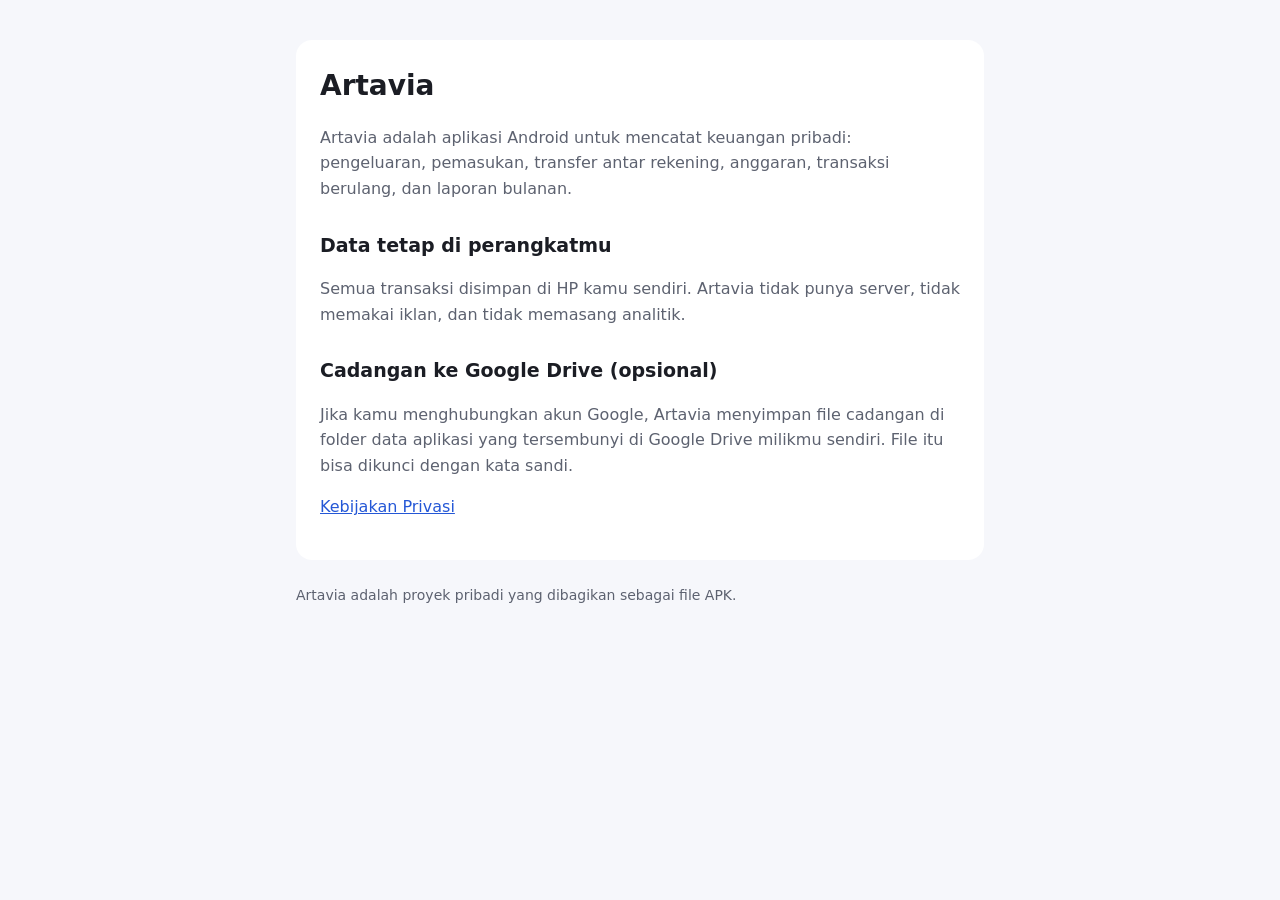
<file: index.html>
<!doctype html>
<html lang="id">
<head>
<meta charset="utf-8">
<meta name="viewport" content="width=device-width, initial-scale=1">
<title>Artavia</title>
<link rel="stylesheet" href="style.css">
</head>
<body>
<main>
<div class="card">
<h1>Artavia</h1>
<p>Artavia adalah aplikasi Android untuk mencatat keuangan pribadi: pengeluaran, pemasukan, transfer antar rekening, anggaran, transaksi berulang, dan laporan bulanan.</p>
<h2>Data tetap di perangkatmu</h2>
<p>Semua transaksi disimpan di HP kamu sendiri. Artavia tidak punya server, tidak memakai iklan, dan tidak memasang analitik.</p>
<h2>Cadangan ke Google Drive (opsional)</h2>
<p>Jika kamu menghubungkan akun Google, Artavia menyimpan file cadangan di folder data aplikasi yang tersembunyi di Google Drive milikmu sendiri. File itu bisa dikunci dengan kata sandi.</p>
<p><a href="privacy.html">Kebijakan Privasi</a></p>
</div>
<footer>Artavia adalah proyek pribadi yang dibagikan sebagai file APK.</footer>
</main>
</body>
</html>
</file>
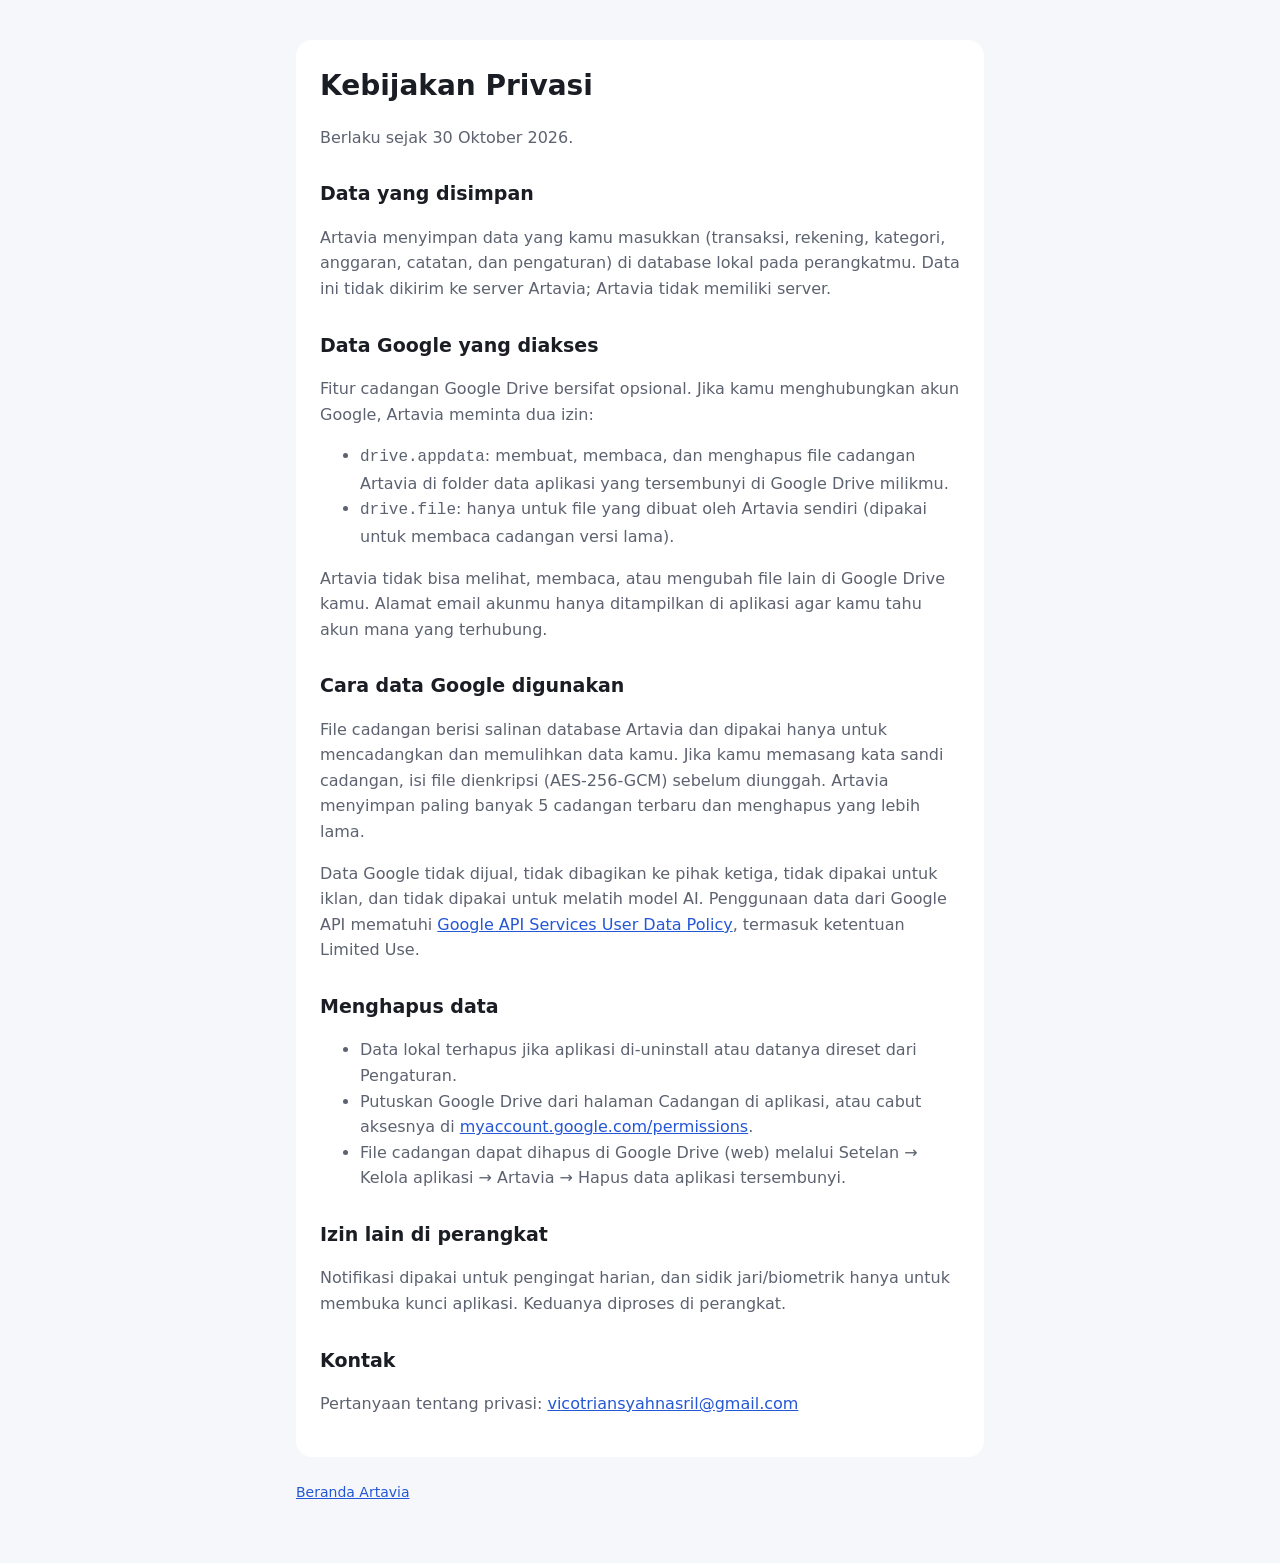
<file: privacy.html>
<!doctype html>
<html lang="id">
<head>
<meta charset="utf-8">
<meta name="viewport" content="width=device-width, initial-scale=1">
<title>Kebijakan Privasi Artavia</title>
<link rel="stylesheet" href="style.css">
</head>
<body>
<main>
<div class="card">
<h1>Kebijakan Privasi</h1>
<p>Berlaku sejak 30 Oktober 2026.</p>

<h2>Data yang disimpan</h2>
<p>Artavia menyimpan data yang kamu masukkan (transaksi, rekening, kategori, anggaran, catatan, dan pengaturan) di database lokal pada perangkatmu. Data ini tidak dikirim ke server Artavia; Artavia tidak memiliki server.</p>

<h2>Data Google yang diakses</h2>
<p>Fitur cadangan Google Drive bersifat opsional. Jika kamu menghubungkan akun Google, Artavia meminta dua izin:</p>
<ul>
<li><code>drive.appdata</code>: membuat, membaca, dan menghapus file cadangan Artavia di folder data aplikasi yang tersembunyi di Google Drive milikmu.</li>
<li><code>drive.file</code>: hanya untuk file yang dibuat oleh Artavia sendiri (dipakai untuk membaca cadangan versi lama).</li>
</ul>
<p>Artavia tidak bisa melihat, membaca, atau mengubah file lain di Google Drive kamu. Alamat email akunmu hanya ditampilkan di aplikasi agar kamu tahu akun mana yang terhubung.</p>

<h2>Cara data Google digunakan</h2>
<p>File cadangan berisi salinan database Artavia dan dipakai hanya untuk mencadangkan dan memulihkan data kamu. Jika kamu memasang kata sandi cadangan, isi file dienkripsi (AES-256-GCM) sebelum diunggah. Artavia menyimpan paling banyak 5 cadangan terbaru dan menghapus yang lebih lama.</p>
<p>Data Google tidak dijual, tidak dibagikan ke pihak ketiga, tidak dipakai untuk iklan, dan tidak dipakai untuk melatih model AI. Penggunaan data dari Google API mematuhi <a href="https://developers.google.com/terms/api-services-user-data-policy">Google API Services User Data Policy</a>, termasuk ketentuan Limited Use.</p>

<h2>Menghapus data</h2>
<ul>
<li>Data lokal terhapus jika aplikasi di-uninstall atau datanya direset dari Pengaturan.</li>
<li>Putuskan Google Drive dari halaman Cadangan di aplikasi, atau cabut aksesnya di <a href="https://myaccount.google.com/permissions">myaccount.google.com/permissions</a>.</li>
<li>File cadangan dapat dihapus di Google Drive (web) melalui Setelan → Kelola aplikasi → Artavia → Hapus data aplikasi tersembunyi.</li>
</ul>

<h2>Izin lain di perangkat</h2>
<p>Notifikasi dipakai untuk pengingat harian, dan sidik jari/biometrik hanya untuk membuka kunci aplikasi. Keduanya diproses di perangkat.</p>

<h2>Kontak</h2>
<p>Pertanyaan tentang privasi: <a href="mailto:vicotriansyahnasril@gmail.com">vicotriansyahnasril@gmail.com</a></p>
</div>
<footer><a href="index.html">Beranda Artavia</a></footer>
</main>
</body>
</html>
</file>
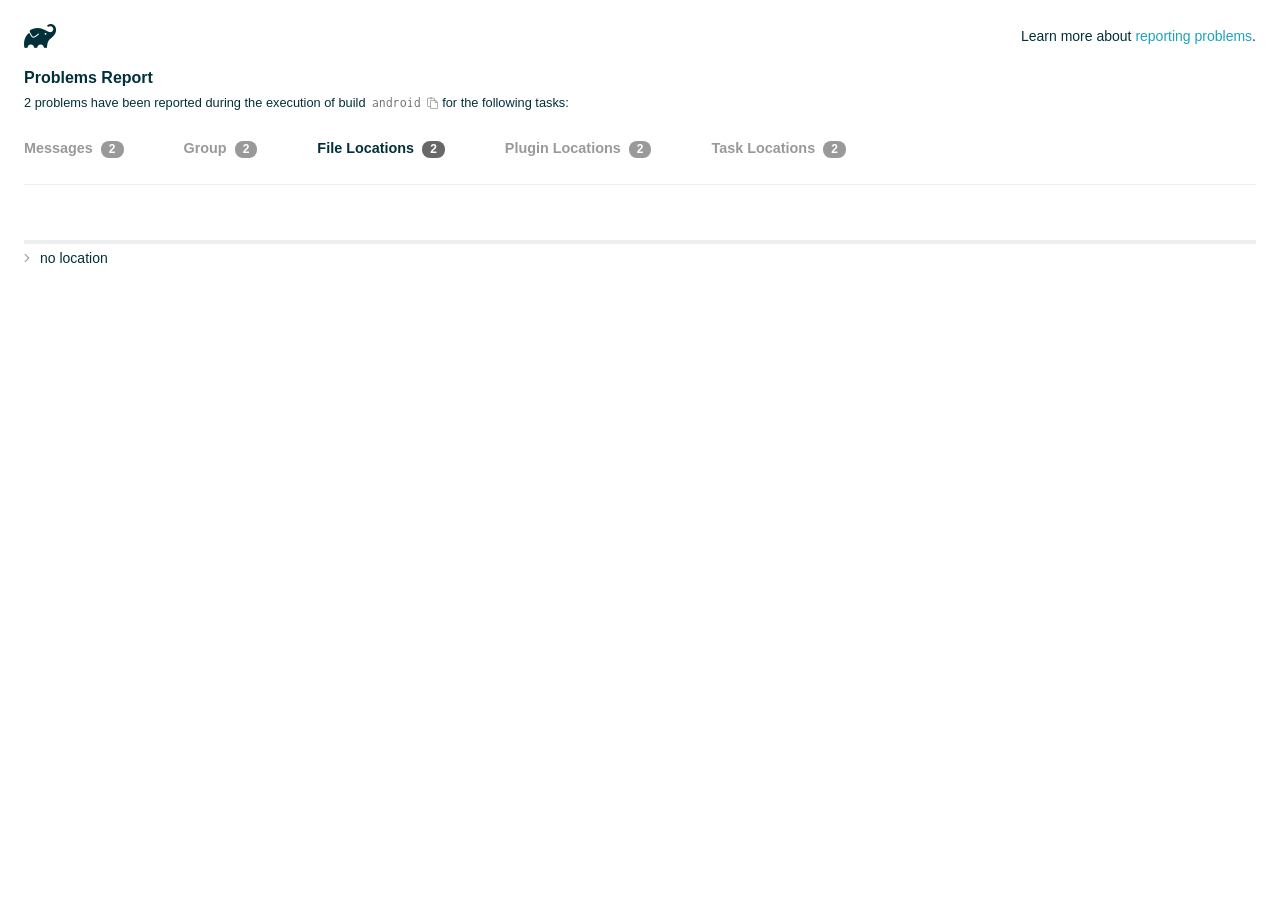
<file: android/build/reports/problems/problems-report.html>
<!DOCTYPE html>

<html lang="en">
<head>
    <!-- Required meta tags -->
    <meta charset="utf-8">
    <meta name="viewport" content="width=device-width, initial-scale=1, shrink-to-fit=no">

                    <style type="text/css">
                /*! normalize.css v7.0.0 | MIT License | github.com/necolas/normalize.css */
html {
    line-height: 1.15;
    -ms-text-size-adjust: 100%;
    -webkit-text-size-adjust: 100%
}

body {
    margin: 0
}

article, aside, footer, header, nav, section {
    display: block
}

h1 {
    font-size: 2em;
    margin: .67em 0
}

figcaption, figure, main {
    display: block
}

figure {
    margin: 1em 40px
}

hr {
    box-sizing: content-box;
    height: 0;
    overflow: visible
}

pre {
    font-family: monospace, monospace;
    font-size: 1em
}

a {
    background-color: transparent;
    -webkit-text-decoration-skip: objects
}

abbr[title] {
    border-bottom: none;
    text-decoration: underline;
    text-decoration: underline dotted
}

b, strong {
    font-weight: inherit
}

b, strong {
    font-weight: bolder
}

code, kbd, samp {
    font-family: monospace, monospace;
    font-size: 1em
}

dfn {
    font-style: italic
}

mark {
    background-color: #ff0;
    color: #000
}

small {
    font-size: 80%
}

sub, sup {
    font-size: 75%;
    line-height: 0;
    position: relative;
    vertical-align: baseline
}

sub {
    bottom: -.25em
}

sup {
    top: -.5em
}

audio, video {
    display: inline-block
}

audio:not([controls]) {
    display: none;
    height: 0
}

img {
    border-style: none
}

svg:not(:root) {
    overflow: hidden
}

button, input, optgroup, select, textarea {
    font-family: sans-serif;
    font-size: 100%;
    line-height: 1.15;
    margin: 0
}

button, input {
    overflow: visible
}

button, select {
    text-transform: none
}

[type=reset], [type=submit], button, html [type=button] {
    -webkit-appearance: button
}

[type=button]::-moz-focus-inner, [type=reset]::-moz-focus-inner, [type=submit]::-moz-focus-inner, button::-moz-focus-inner {
    border-style: none;
    padding: 0
}

[type=button]:-moz-focusring, [type=reset]:-moz-focusring, [type=submit]:-moz-focusring, button:-moz-focusring {
    outline: 1px dotted ButtonText
}

fieldset {
    padding: .35em .75em .625em
}

legend {
    box-sizing: border-box;
    color: inherit;
    display: table;
    max-width: 100%;
    padding: 0;
    white-space: normal
}

progress {
    display: inline-block;
    vertical-align: baseline
}

textarea {
    overflow: auto
}

[type=checkbox], [type=radio] {
    box-sizing: border-box;
    padding: 0
}

[type=number]::-webkit-inner-spin-button, [type=number]::-webkit-outer-spin-button {
    height: auto
}

[type=search] {
    -webkit-appearance: textfield;
    outline-offset: -2px
}

[type=search]::-webkit-search-cancel-button, [type=search]::-webkit-search-decoration {
    -webkit-appearance: none
}

::-webkit-file-upload-button {
    -webkit-appearance: button;
    font: inherit
}

details, menu {
    display: block
}

summary {
    display: list-item
}

canvas {
    display: inline-block
}

template {
    display: none
}

[hidden] {
    display: none
}

/* configuration cache styles */

.report-wrapper {
    margin: 0;
    padding: 0 24px;
}

.gradle-logo {
    width: 32px;
    height: 24px;
    background-image: url("[data-uri]");
    background-size: contain;
}

.header {
    display: flex;
    flex-wrap: wrap;
    position: fixed;
    top: 0;
    left: 0;
    width: 100%;
    padding: 24px 24px 0 24px;
    background-color: white;
    z-index: 1;
}

.learn-more {
    margin-left: auto;
    align-self: center;
    font-size: 0.875rem;
    font-weight: normal;
}

.title {
    display: flex;
    align-items: center;
    padding: 18px 0 24px 0;
    flex: 1 0 100%;
}

.content {
    font-size: 0.875rem;
    padding: 240px 0 48px;
    overflow-x: auto;
    white-space: nowrap;
}

.content ol:first-of-type {
    margin: 0;
}

.tree-btn {
    cursor: pointer;
    display: inline-block;
    width: 16px;
    height: 16px;
    background-size: contain;
    background-repeat: no-repeat;
    vertical-align: middle;
    margin-top: -0.2em;
}

.tree-btn.collapsed {
    background-image: url('data:image/svg+xml;utf8,<svg xmlns="http://www.w3.org/2000/svg" viewBox="0 0 192 512"><path d="M166.9 264.5l-117.8 116c-4.7 4.7-12.3 4.7-17 0l-7.1-7.1c-4.7-4.7-4.7-12.3 0-17L127.3 256 25.1 155.6c-4.7-4.7-4.7-12.3 0-17l7.1-7.1c4.7-4.7 12.3-4.7 17 0l117.8 116c4.6 4.7 4.6 12.3-.1 17z" fill="%23999999" stroke="%23999999"/></svg>');
}

.tree-btn.expanded {
    background-image: url('data:image/svg+xml;utf8,<svg xmlns="http://www.w3.org/2000/svg" viewBox="0 0 256 512"><path d="M119.5 326.9L3.5 209.1c-4.7-4.7-4.7-12.3 0-17l7.1-7.1c4.7-4.7 12.3-4.7 17 0L128 287.3l100.4-102.2c4.7-4.7 12.3-4.7 17 0l7.1 7.1c4.7 4.7 4.7 12.3 0 17L136.5 327c-4.7 4.6-12.3 4.6-17-.1z" fill="%23999999" stroke="%23999999"/></svg>');
}

ul .tree-btn {
    margin-right: 3px;
}

.leaf-icon {
    display: inline-block;
    width: 16px;
    height: 16px;
    background-image: url('data:image/svg+xml;utf8,<svg xmlns="http://www.w3.org/2000/svg" viewBox="0 0 256 512"><path d="M32 256 H224" stroke="%23999999" stroke-width="48" stroke-linecap="round"/></svg>');
    background-size: contain;
    background-repeat: no-repeat;
    vertical-align: middle;
    margin-top: -0.2em;
}

.invisible-text {
    user-select: all; /* Allow the text to be selectable */
    color: transparent; /* Hide the text */
    text-indent: -9999px; /* Move the text out of view */
    position: relative;
    white-space: pre; /* Preserve meaningful whitespace in the invisible text for copying */
}

.text-for-copy {
    display: inline-block;
}

.enum-icon {
    display: inline-block;
    width: 16px;
    height: 16px;
    background-image: url('data:image/svg+xml;utf8,<svg xmlns="http://www.w3.org/2000/svg" viewBox="0 0 1024 1024"><circle cx="512" cy="512" r="200" /></svg>');
    background-size: contain;
    background-repeat: no-repeat;
    vertical-align: middle;
    margin-inline-start: 0.5ex;
    margin-inline-end: 0.5ex;
    margin-top: -0.2em;
}

.error-icon {
    display: inline-block;
    width: 16px;
    height: 16px;
    background-image: url('data:image/svg+xml;utf8,<svg xmlns="http://www.w3.org/2000/svg" viewBox="0 0 320 512"><path d="M193.94 256L296.5 153.44l21.15-21.15c3.12-3.12 3.12-8.19 0-11.31l-22.63-22.63c-3.12-3.12-8.19-3.12-11.31 0L160 222.06 36.29 98.34c-3.12-3.12-8.19-3.12-11.31 0L2.34 120.97c-3.12 3.12-3.12 8.19 0 11.31L126.06 256 2.34 379.71c-3.12 3.12-3.12 8.19 0 11.31l22.63 22.63c3.12 3.12 8.19 3.12 11.31 0L160 289.94 262.56 392.5l21.15 21.15c3.12 3.12 8.19 3.12 11.31 0l22.63-22.63c3.12-3.12 3.12-8.19 0-11.31L193.94 256z" fill="%23FC461E" stroke="%23FC461E"/></svg>');
    background-size: contain;
    background-repeat: no-repeat;
    vertical-align: middle;
    margin-inline-start: 0.5ex;
    margin-inline-end: 0.5ex;
    margin-top: -0.2em;
}

.advice-icon {
    display: inline-block;
    width: 16px;
    height: 16px;
    background-image: url('data:image/svg+xml;utf8,<svg width="800px" height="800px" viewBox="-4.93 0 122.88 122.88" version="1.1" id="Layer_1" xmlns="http://www.w3.org/2000/svg" xmlns:xlink="http://www.w3.org/1999/xlink"  style="enable-background:new 0 0 113.01 122.88" xml:space="preserve"><g><path d="M44.13,102.06c-1.14,0.03-2.14-0.81-2.3-1.96c-0.17-1.2,0.64-2.31,1.82-2.54c-1.3-7.37-4.85-11.43-8.6-15.72 c-2.92-3.34-5.95-6.81-8.34-11.92c-2.35-5.03-3.64-10.23-3.6-15.63c0.05-5.4,1.42-10.96,4.4-16.71c0.02-0.04,0.04-0.07,0.06-0.11 l0,0c3.91-6.62,9.38-11.04,15.47-13.52c5.11-2.09,10.66-2.8,16.1-2.3c5.42,0.5,10.73,2.2,15.37,4.94 c5.9,3.49,10.75,8.67,13.42,15.21c1.44,3.54,2.42,7.49,2.54,11.82c0.12,4.31-0.62,8.96-2.61,13.88 c-2.66,6.59-6.18,10.68-9.47,14.51c-3.03,3.53-5.85,6.81-7.42,11.84c0.89,0.21,1.59,0.94,1.73,1.9c0.17,1.24-0.7,2.39-1.94,2.56 l-0.77,0.11c-0.14,1.09-0.23,2.26-0.27,3.51l0.25-0.04c1.24-0.17,2.39,0.7,2.56,1.94c0.17,1.24-0.7,2.39-1.94,2.56l-0.78,0.11 c0.01,0.15,0.02,0.3,0.03,0.45l0,0c0.07,0.88,0.08,1.73,0.03,2.54l0.13-0.02c1.25-0.15,2.38,0.74,2.54,1.98 c0.15,1.25-0.74,2.38-1.98,2.54l-1.68,0.21c-1.2,3.11-3.34,5.48-5.87,6.94c-1.74,1.01-3.67,1.59-5.61,1.71 c-1.97,0.12-3.96-0.25-5.78-1.13c-2.08-1.02-3.94-2.71-5.29-5.14c-0.65-0.33-1.13-0.97-1.23-1.75c-0.04-0.31-0.01-0.61,0.07-0.89 c-0.39-1.16-0.68-2.43-0.87-3.83l-0.07,0.01c-1.24,0.17-2.39-0.7-2.56-1.94c-0.17-1.24,0.7-2.39,1.94-2.56l0.54-0.08 C44.19,104.32,44.18,103.16,44.13,102.06L44.13,102.06z M2.18,58.86C1.01,58.89,0.04,57.98,0,56.81c-0.04-1.17,0.88-2.14,2.05-2.18 l8.7-0.3c1.17-0.04,2.14,0.88,2.18,2.05c0.04,1.17-0.88,2.14-2.05,2.18L2.18,58.86L2.18,58.86z M110.68,50.25 c1.16-0.12,2.2,0.73,2.32,1.89c0.12,1.16-0.73,2.2-1.89,2.32l-8.66,0.91c-1.16,0.12-2.2-0.73-2.32-1.89 c-0.12-1.16,0.73-2.2,1.89-2.32L110.68,50.25L110.68,50.25z M94.91,14.78c0.65-0.97,1.96-1.23,2.93-0.58 c0.97,0.65,1.23,1.96,0.58,2.93l-4.84,7.24c-0.65,0.97-1.96,1.23-2.93,0.58c-0.97-0.65-1.23-1.96-0.58-2.93L94.91,14.78 L94.91,14.78z M57.63,2.06c0.03-1.17,1-2.09,2.16-2.06c1.17,0.03,2.09,1,2.06,2.16l-0.22,8.7c-0.03,1.17-1,2.09-2.16,2.06 c-1.17-0.03-2.09-1-2.06-2.16L57.63,2.06L57.63,2.06z M13.88,15.53c-0.86-0.8-0.9-2.14-0.11-2.99c0.8-0.86,2.14-0.9,2.99-0.11 l6.37,5.94c0.86,0.8,0.9,2.14,0.11,2.99c-0.8,0.86-2.14,0.9-2.99,0.11L13.88,15.53L13.88,15.53z M47.88,96.95l18.49-2.63 c1.59-6.7,5.05-10.73,8.8-15.08c3.08-3.58,6.36-7.4,8.76-13.34c1.76-4.35,2.41-8.43,2.31-12.19c-0.1-3.75-0.96-7.21-2.24-10.34 c-2.3-5.63-6.51-10.11-11.65-13.15c-4.11-2.43-8.8-3.94-13.59-4.37c-4.77-0.44-9.64,0.19-14.13,2.02 c-5.26,2.15-9.99,5.97-13.39,11.72c-2.64,5.12-3.86,10.02-3.9,14.73c-0.04,4.74,1.11,9.33,3.2,13.8c2.13,4.56,4.97,7.8,7.69,10.92 C42.47,83.9,46.48,88.49,47.88,96.95L47.88,96.95z M65.62,99.02l-17.27,2.45c0.05,1.1,0.07,2.25,0.05,3.47l17.05-2.42 C65.47,101.29,65.52,100.12,65.62,99.02L65.62,99.02z M48.49,109.52c0.12,0.92,0.3,1.76,0.53,2.54l16.55-2.04 c0.11-0.86,0.13-1.77,0.05-2.74l0,0l0-0.02l-0.01-0.17L48.49,109.52L48.49,109.52z M51.37,116.36c0.64,0.67,1.35,1.19,2.1,1.55 c1.15,0.56,2.42,0.79,3.67,0.72c1.29-0.08,2.57-0.47,3.74-1.15c1.1-0.64,2.09-1.53,2.88-2.65L51.37,116.36L51.37,116.36z"/></g></svg>');
    background-size: contain;
    background-repeat: no-repeat;
    vertical-align: middle;
    margin-inline-start: 0.5ex;
    margin-inline-end: 0.5ex;
    margin-top: -0.2em;
}

.warning-icon {
    display: inline-block;
    width: 13px;
    height: 13px;
    background-image: url('data:image/svg+xml;utf8,<svg xmlns="http://www.w3.org/2000/svg" viewBox="0 0 576 512"><path d="M270.2 160h35.5c3.4 0 6.1 2.8 6 6.2l-7.5 196c-.1 3.2-2.8 5.8-6 5.8h-20.5c-3.2 0-5.9-2.5-6-5.8l-7.5-196c-.1-3.4 2.6-6.2 6-6.2zM288 388c-15.5 0-28 12.5-28 28s12.5 28 28 28 28-12.5 28-28-12.5-28-28-28zm281.5 52L329.6 24c-18.4-32-64.7-32-83.2 0L6.5 440c-18.4 31.9 4.6 72 41.6 72H528c36.8 0 60-40 41.5-72zM528 480H48c-12.3 0-20-13.3-13.9-24l240-416c6.1-10.6 21.6-10.7 27.7 0l240 416c6.2 10.6-1.5 24-13.8 24z" fill="%23DEAD22" stroke="%23DEAD22"/></svg>');
    background-size: contain;
    background-repeat: no-repeat;
    vertical-align: middle;
    margin-inline-start: 0.3ex;
    margin-inline-end: 1.1ex;
    margin-top: -0.1em;
}

.documentation-button {
    cursor: pointer;
    display: inline-block;
    width: 13px;
    height: 13px;
    background-image: url('data:image/svg+xml;utf8,<svg xmlns="http://www.w3.org/2000/svg" viewBox="0 0 512 512"><path d="M256 340c-15.464 0-28 12.536-28 28s12.536 28 28 28 28-12.536 28-28-12.536-28-28-28zm7.67-24h-16c-6.627 0-12-5.373-12-12v-.381c0-70.343 77.44-63.619 77.44-107.408 0-20.016-17.761-40.211-57.44-40.211-29.144 0-44.265 9.649-59.211 28.692-3.908 4.98-11.054 5.995-16.248 2.376l-13.134-9.15c-5.625-3.919-6.86-11.771-2.645-17.177C185.658 133.514 210.842 116 255.67 116c52.32 0 97.44 29.751 97.44 80.211 0 67.414-77.44 63.849-77.44 107.408V304c0 6.627-5.373 12-12 12zM256 40c118.621 0 216 96.075 216 216 0 119.291-96.61 216-216 216-119.244 0-216-96.562-216-216 0-119.203 96.602-216 216-216m0-32C119.043 8 8 119.083 8 256c0 136.997 111.043 248 248 248s248-111.003 248-248C504 119.083 392.957 8 256 8z" fill="%23999999" stroke="%23999999"/></svg>');
    background-size: contain;
    background-repeat: no-repeat;
    vertical-align: middle;
    margin-inline-start: 0.5ex;
    margin-inline-end: 0.5ex;
    margin-top: -0.2em;
}

.documentation-button::selection {
    color: transparent;
}

.documentation-button:hover {
    color: transparent;
}

.copy-button {
    cursor: pointer;
    display: inline-block;
    width: 12px;
    height: 12px;
    background-image: url('data:image/svg+xml;utf8,<svg xmlns="http://www.w3.org/2000/svg" viewBox="0 0 448 512"><path d="M433.941 193.941l-51.882-51.882A48 48 0 0 0 348.118 128H320V80c0-26.51-21.49-48-48-48h-66.752C198.643 13.377 180.858 0 160 0s-38.643 13.377-45.248 32H48C21.49 32 0 53.49 0 80v288c0 26.51 21.49 48 48 48h80v48c0 26.51 21.49 48 48 48h224c26.51 0 48-21.49 48-48V227.882a48 48 0 0 0-14.059-33.941zm-22.627 22.627a15.888 15.888 0 0 1 4.195 7.432H352v-63.509a15.88 15.88 0 0 1 7.431 4.195l51.883 51.882zM160 30c9.941 0 18 8.059 18 18s-8.059 18-18 18-18-8.059-18-18 8.059-18 18-18zM48 384c-8.822 0-16-7.178-16-16V80c0-8.822 7.178-16 16-16h66.752c6.605 18.623 24.389 32 45.248 32s38.643-13.377 45.248-32H272c8.822 0 16 7.178 16 16v48H176c-26.51 0-48 21.49-48 48v208H48zm352 96H176c-8.822 0-16-7.178-16-16V176c0-8.822 7.178-16 16-16h144v72c0 13.2 10.8 24 24 24h72v208c0 8.822-7.178 16-16 16z" fill="%23999999" stroke="%23999999"/></svg>');
    background-size: contain;
    background-repeat: no-repeat;
    vertical-align: middle;
    margin-inline-start: 0.5ex;
    margin-top: -0.2em;
}

.groups{
    display: flex;
    border-bottom: 1px solid #EDEEEF;
    flex: 1 0 100%;
}

.uncategorized {
    display: flex;
    border-top: 4px solid #EDEEEF;
    flex: 1 0 100%;
}

.group-selector {
    padding: 0 52px 24px 0;
    font-size: 0.9rem;
    font-weight: bold;
    color: #999999;
    cursor: pointer;
}

.group-selector__count {
    margin: 0 8px;
    border-radius: 8px;
    background-color: #999;
    color: #fff;
    padding: 1px 8px 2px;
    font-size: 0.75rem;
}

.group-selector--active {
    color: #02303A;
    cursor: auto;
}

.group-selector--active .group-selector__count {
    background-color: #686868;
}

.group-selector--disabled {
    cursor: not-allowed;
}

.accordion-header {
    cursor: pointer;
}

.container {
    padding-left: 0.5em;
    padding-right: 0.5em;
}

.stacktrace {
    border-radius: 4px;
    overflow-x: auto;
    padding: 0.5rem;
    margin-bottom: 0;
    min-width: 1000px;
}

/* Lato (bold, regular) */
@font-face {
    font-display: swap;
    font-family: Lato;
    font-weight: 500;
    font-style: normal;
    src: url("https://assets.gradle.com/lato/fonts/lato-semibold/lato-semibold.woff2") format("woff2"),
    url("https://assets.gradle.com/lato/fonts/lato-semibold/lato-semibold.woff") format("woff");
}

@font-face {
    font-display: swap;
    font-family: Lato;
    font-weight: bold;
    font-style: normal;
    src: url("https://assets.gradle.com/lato/fonts/lato-bold/lato-bold.woff2") format("woff2"),
    url("https://assets.gradle.com/lato/fonts/lato-bold/lato-bold.woff") format("woff");
}

* {
    -webkit-box-sizing: border-box;
    -moz-box-sizing: border-box;
    box-sizing: border-box;
}

html,
body {
    margin: 0;
    padding: 0;
}

html {
    font-family: "Lato", "Helvetica Neue", Arial, sans-serif;
    font-size: 16px;
    font-weight: 400;
    line-height: 1.5;
}

body {
    color: #02303A;
    background-color: #ffffff;
    -webkit-text-size-adjust: 100%;
    -ms-text-size-adjust: 100%;
    -webkit-font-smoothing: antialiased;
}


/* typography */
h1, h2, h3, h4, h5, h6 {
    color: #02303A;
    text-rendering: optimizeLegibility;
    margin: 0;
}

h1 {
    font-size: 1rem;
}

h2 {
    font-size: 0.9rem;
}

h3 {
    font-size: 1.125rem;
}

h4, h5, h6 {
    font-size: 0.875rem;
}

h1 code {
    font-weight: bold;
}

ul, ol, dl {
    list-style-position: outside;
    line-height: 1.6;
    padding: 0;
    margin: 0 0 0 20px;
    list-style-type: none;
}

li {
    line-height: 2;
}

a {
    color: #1DA2BD;
    text-decoration: none;
    transition: all 0.3s ease, visibility 0s;
}

a:hover {
    color: #35c1e4;
}

/* code */
code, pre {
    font-family: Inconsolata, Monaco, "Courier New", monospace;
    font-style: normal;
    font-variant-ligatures: normal;
    font-variant-caps: normal;
    font-variant-numeric: normal;
    font-variant-east-asian: normal;
    font-weight: normal;
    font-stretch: normal;
    color: #686868;
}

*:not(pre) > code {
    letter-spacing: 0;
    padding: 0.1em 0.5ex;
    text-rendering: optimizeSpeed;
    word-spacing: -0.15em;
    word-wrap: break-word;
}

pre {
    font-size: 0.75rem;
    line-height: 1.8;
    margin-top: 0;
    margin-bottom: 1.5em;
    padding: 1rem;
}

pre code {
    background-color: transparent;
    color: inherit;
    line-height: 1.8;
    font-size: 100%;
    padding: 0;
}

a code {
    color: #1BA8CB;
}

pre.code, pre.programlisting, pre.screen, pre.tt {
    background-color: #f7f7f8;
    border-radius: 4px;
    font-size: 1em;
    line-height: 1.45;
    margin-bottom: 1.25em;
    overflow-x: auto;
    padding: 1rem;
}

li em, p em {
    padding: 0 1px;
}

code em, tt em {
    text-decoration: none;
}

code + .copy-button {
    margin-inline-start: 0.2ex;
}

.java-exception {
    font-size: 0.75rem;
    padding-left: 24px;
}

.java-exception ul {
    margin: 0;
    line-height: inherit;
}

.java-exception code {
    white-space: pre;
}

.java-exception-part-toggle {
    user-select: none;
    cursor: pointer;
    border-radius: 2px;
    padding: 0.1em 0.2em;
    background: azure;
    color: #686868;
}

                </style>
    <!-- Inconsolata is used as a default monospace font in the report. -->
    <link rel="stylesheet" href="https://fonts.googleapis.com/css?family=Inconsolata:400,700" />

    <title>Gradle Configuration Cache</title>
</head>
<body>

<div id="playground"></div>

<div class="report" id="report">
    Loading...
</div>

<script type="text/javascript">
function configurationCacheProblems() { return (
// begin-report-data
{"diagnostics":[{"locations":[{},{"pluginId":"dev.flutter.flutter-gradle-plugin"}],"problem":[{"text":"Properties should be assigned using the 'propName = value' syntax. Setting a property via the Gradle-generated 'propName value' or 'propName(value)' syntax in Groovy DSL has been deprecated."}],"severity":"WARNING","problemDetails":[{"text":"This is scheduled to be removed in Gradle 10.0."}],"contextualLabel":"Properties should be assigned using the 'propName = value' syntax. Setting a property via the Gradle-generated 'propName value' or 'propName(value)' syntax in Groovy DSL has been deprecated.","documentationLink":"https://docs.gradle.org/8.14/userguide/upgrading_version_8.html#groovy_space_assignment_syntax","problemId":[{"name":"deprecation","displayName":"Deprecation"},{"name":"properties-should-be-assigned-using-the-propname-value-syntax-setting-a-property-via-the-gradle-generated-propname-value-or-propname-value-syntax-in-groovy-dsl","displayName":"Properties should be assigned using the 'propName = value' syntax. Setting a property via the Gradle-generated 'propName value' or 'propName(value)' syntax in Groovy DSL has been deprecated."}],"solutions":[[{"text":"Use assignment ('url = <value>') instead."}]]},{"locations":[{},{"pluginId":"dev.flutter.flutter-gradle-plugin"}],"problem":[{"text":"Properties should be assigned using the 'propName = value' syntax. Setting a property via the Gradle-generated 'propName value' or 'propName(value)' syntax in Groovy DSL has been deprecated."}],"severity":"WARNING","problemDetails":[{"text":"This is scheduled to be removed in Gradle 10.0."}],"contextualLabel":"Properties should be assigned using the 'propName = value' syntax. Setting a property via the Gradle-generated 'propName value' or 'propName(value)' syntax in Groovy DSL has been deprecated.","documentationLink":"https://docs.gradle.org/8.14/userguide/upgrading_version_8.html#groovy_space_assignment_syntax","problemId":[{"name":"deprecation","displayName":"Deprecation"},{"name":"properties-should-be-assigned-using-the-propname-value-syntax-setting-a-property-via-the-gradle-generated-propname-value-or-propname-value-syntax-in-groovy-dsl","displayName":"Properties should be assigned using the 'propName = value' syntax. Setting a property via the Gradle-generated 'propName value' or 'propName(value)' syntax in Groovy DSL has been deprecated."}],"solutions":[[{"text":"Use assignment ('shrinkResources = <value>') instead."}]]}],"problemsReport":{"totalProblemCount":2,"buildName":"android","requestedTasks":"","documentationLink":"https://docs.gradle.org/8.14/userguide/reporting_problems.html","documentationLinkCaption":"Problem report","summaries":[]}}
// end-report-data
);}
</script>
                <script type="text/javascript">
                !function(n,t){"object"==typeof exports&&"object"==typeof module?module.exports=t():"function"==typeof define&&define.amd?define([],t):"object"==typeof exports?exports["configuration-cache-report"]=t():n["configuration-cache-report"]=t()}(this,(()=>(({70:function(){void 0===ArrayBuffer.isView&&(ArrayBuffer.isView=function(n){return null!=n&&null!=n.__proto__&&n.__proto__.__proto__===Int8Array.prototype.__proto__}),void 0===Math.imul&&(Math.imul=function(n,t){return(4294901760&n)*(65535&t)+(65535&n)*(0|t)|0}),this["configuration-cache-report"]=function(n){"use strict";var t,r,i,e,u,o,f,s,c,a,h,l,_,v,d,g,w,b,p,m,k,q,y,B,C,x,j,P,I,S,z,T,E,L,N,A,M,F,D,O,R,H,$,G,U,V,Q,Z,Y,W,K,X,J,nn,tn,rn,en,un,on,fn,sn,cn,an,hn,ln,_n,vn,dn,gn,wn,bn,pn,mn,kn,qn,yn,Bn,Cn,xn,jn,Pn,In,Sn,zn,Tn,En,Ln,Nn,An,Mn=Math.imul,Fn=ArrayBuffer.isView;function Dn(n,t){if(!(t>=0))throw _u(ce("Requested element count "+t+" is less than zero."));return function(n,t){if(!(t>=0))throw _u(ce("Requested element count "+t+" is less than zero."));if(0===t)return Ct();if(t>=n.length)return function(n){switch(n.length){case 0:return Ct();case 1:return qr(n[0]);default:return function(n){return Hr(function(n){return new It(n,!1)}(n))}(n)}}(n);if(1===t)return qr(n[0]);var r=0,i=Rr(),e=0,u=n.length;n:for(;e<u;){var o=n[e];if(e=e+1|0,i.d(o),(r=r+1|0)===t)break n}return i}(n,rt(n.length-t|0,0))}function On(n,t,r,i,e,u,o){return t=t===A?", ":t,r=r===A?"":r,i=i===A?"":i,e=e===A?-1:e,u=u===A?"...":u,o=o===A?null:o,function(n,t,r,i,e,u,o,f){r=r===A?", ":r,i=i===A?"":i,e=e===A?"":e,u=u===A?-1:u,o=o===A?"...":o,f=f===A?null:f,t.e(i);var s=0,c=0,a=n.length;n:for(;c<a;){var h=n[c];if(c=c+1|0,(s=s+1|0)>1&&t.e(r),!(u<0||s<=u))break n;Jt(t,h,f)}return u>=0&&s>u&&t.e(o),t.e(e),t}(n,Bi(),t,r,i,e,u,o).toString()}function Rn(n){return n.length-1|0}function Hn(n,t){if(null==t){var r=0,i=n.length-1|0;if(r<=i)do{var e=r;if(r=r+1|0,null==n[e])return e}while(r<=i)}else{var u=0,o=n.length-1|0;if(u<=o)do{var f=u;if(u=u+1|0,le(t,n[f]))return f}while(u<=o)}return-1}function $n(n,t,r,i,e,u,o){return t=t===A?", ":t,r=r===A?"":r,i=i===A?"":i,e=e===A?-1:e,u=u===A?"...":u,o=o===A?null:o,Gn(n,Bi(),t,r,i,e,u,o).toString()}function Gn(n,t,r,i,e,u,o,f){r=r===A?", ":r,i=i===A?"":i,e=e===A?"":e,u=u===A?-1:u,o=o===A?"...":o,f=f===A?null:f,t.e(i);var s=0,c=n.f();n:for(;c.g();){var a=c.h();if((s=s+1|0)>1&&t.e(r),!(u<0||s<=u))break n;Jt(t,a,f)}return u>=0&&s>u&&t.e(o),t.e(e),t}function Un(n){if(n.i())throw xu("List is empty.");return n.j(0)}function Vn(n){return new tt(n)}function Qn(n){if(Ke(n,Di)){var t;switch(n.k()){case 0:t=Ct();break;case 1:t=qr(Ke(n,Fi)?n.j(0):n.f().h());break;default:t=Zn(n)}return t}return xt(Xn(n))}function Zn(n){return Hr(n)}function Yn(n){if(Ke(n,Di)&&n.k()<=1)return Qn(n);var t=Xn(n);return function(n){var t=(n.k()/2|0)-1|0;if(t<0)return br();var r=jt(n),i=0;if(i<=t)do{var e=i;i=i+1|0;var u=n.j(e);n.f4(e,n.j(r)),n.f4(r,u),r=r-1|0}while(e!==t)}(t),t}function Wn(n,t){if(!(t>=0))throw _u(ce("Requested element count "+t+" is less than zero."));return function(n,t){if(!(t>=0))throw _u(ce("Requested element count "+t+" is less than zero."));if(0===t)return Ct();if(Ke(n,Di)){if(t>=n.k())return Qn(n);if(1===t)return qr(function(n){if(Ke(n,Fi))return Un(n);var t=n.f();if(!t.g())throw xu("Collection is empty.");return t.h()}(n))}var r=0,i=Rr(),e=n.f();n:for(;e.g();){var u=e.h();if(i.d(u),(r=r+1|0)===t)break n}return xt(i)}(n,rt(n.k()-t|0,0))}function Kn(n,t){if(!(t>=0))throw _u(ce("Requested element count "+t+" is less than zero."));if(0===t)return Ct();var r=n.k();if(t>=r)return Qn(n);if(1===t)return qr(Jn(n));var i=Rr();if(Ke(n,bi)){var e=r-t|0;if(e<r)do{var u=e;e=e+1|0,i.d(n.j(u))}while(e<r)}else for(var o=n.l(r-t|0);o.g();){var f=o.h();i.d(f)}return i}function Xn(n){return Ke(n,Di)?Zn(n):nt(n,Or())}function Jn(n){if(n.i())throw xu("List is empty.");return n.j(jt(n))}function nt(n,t){for(var r=n.f();r.g();){var i=r.h();t.d(i)}return t}function tt(n){this.n_1=n}function rt(n,t){return n<t?t:n}function it(n,t){return n>t?t:n}function et(n,t){return Kt().q(n,t,-1)}function ut(n,t){return new Ft(n,t)}function ot(n){var t=n.f();if(!t.g())return Ct();var r=t.h();if(!t.g())return qr(r);var i=Or();for(i.d(r);t.g();)i.d(t.h());return i}function ft(n){this.r_1=n}function st(n,t){this.s_1=n,this.t_1=t}function ct(){}function at(n){this.x_1=n,this.w_1=0}function ht(n,t){this.a1_1=n,at.call(this,n),_t().b1(t,this.a1_1.k()),this.w_1=t}function lt(){t=this}function _t(){return null==t&&new lt,t}function vt(){_t(),ct.call(this)}function dt(n){this.h1_1=n}function gt(n,t){return t===n?"(this Map)":Vi(t)}function wt(n,t){var r;n:{for(var i=n.o().f();i.g();){var e=i.h();if(le(e.j1(),t)){r=e;break n}}r=null}return r}function bt(){r=this}function pt(){return null==r&&new bt,r}function mt(n){this.q1_1=n,ct.call(this)}function kt(){pt(),this.n1_1=null,this.o1_1=null}function qt(){i=this}function yt(){return null==i&&new qt,i}function Bt(n){return n.length>0?ou(n):Ct()}function Ct(){return null==e&&new Pt,e}function xt(n){switch(n.k()){case 0:return Ct();case 1:return qr(n.j(0));default:return n}}function jt(n){return n.k()-1|0}function Pt(){e=this,this.z1_1=new ke(-1478467534,-1720727600)}function It(n,t){this.b2_1=n,this.c2_1=t}function St(){u=this}function zt(){return null==u&&new St,u}function Tt(n,t){return Ke(n,Di)?n.k():t}function Et(n,t){if(Ke(t,Di))return n.m(t);for(var r=!1,i=t.f();i.g();){var e=i.h();n.d(e)&&(r=!0)}return r}function Lt(){}function Nt(n,t){this.h2_1=n,this.g2_1=n.i2_1.l(function(n,t){if(!(0<=t&&t<=n.k()))throw du("Position index "+t+" must be in range ["+Ve(0,n.k())+"].");return n.k()-t|0}(n,t))}function At(n){vt.call(this),this.i2_1=n}function Mt(n){this.k2_1=n,this.j2_1=n.l2_1.f()}function Ft(n,t){this.l2_1=n,this.m2_1=t}function Dt(n){for(;n.n2_1.g();){var t=n.n2_1.h();if(n.q2_1.t2_1(t)===n.q2_1.s2_1)return n.p2_1=t,n.o2_1=1,br()}n.o2_1=0}function Ot(n){this.q2_1=n,this.n2_1=n.r2_1.f(),this.o2_1=-1,this.p2_1=null}function Rt(n,t,r){t=t===A||t,this.r2_1=n,this.s2_1=t,this.t2_1=r}function Ht(){return null==o&&new $t,o}function $t(){o=this,this.u2_1=new ke(1993859828,793161749)}function Gt(n,t,r){return Ut(Ut(n,r)-Ut(t,r)|0,r)}function Ut(n,t){var r=n%t|0;return r>=0?r:r+t|0}function Vt(){f=this,this.p_1=new Zt(1,0)}function Qt(){return null==f&&new Vt,f}function Zt(n,t){Qt(),Xt.call(this,n,t,1)}function Yt(n,t,r){Lt.call(this),this.d3_1=r,this.e3_1=t,this.f3_1=this.d3_1>0?n<=t:n>=t,this.g3_1=this.f3_1?n:this.e3_1}function Wt(){s=this}function Kt(){return null==s&&new Wt,s}function Xt(n,t,r){if(Kt(),0===r)throw _u("Step must be non-zero.");if(r===mr().MIN_VALUE)throw _u("Step must be greater than Int.MIN_VALUE to avoid overflow on negation.");this.z2_1=n,this.a3_1=function(n,t,r){var i;if(r>0)i=n>=t?t:t-Gt(t,n,r)|0;else{if(!(r<0))throw _u("Step is zero.");i=n<=t?t:t+Gt(n,t,0|-r)|0}return i}(n,t,r),this.b3_1=r}function Jt(n,t,r){null!=r?n.e(r(t)):null==t||nu(t)?n.e(t):t instanceof Mi?n.i3(t.h3_1):n.e(Vi(t))}function nr(n,t,r){if(n===t)return!0;if(!(r=r!==A&&r))return!1;var i=xi(n),e=xi(t);return i===e||le(new Mi(ne(Li(i).toLowerCase(),0)),new Mi(ne(Li(e).toLowerCase(),0)))}function tr(n){return re(n)-1|0}function rr(n,t,r,i){return r=r===A?0:r,(i=i!==A&&i)||"string"!=typeof n?ir(n,t,r,re(n),i):n.indexOf(t,r)}function ir(n,t,r,i,e,u){var o=(u=u!==A&&u)?et(it(r,tr(n)),rt(i,0)):Ve(rt(r,0),it(i,re(n)));if("string"==typeof n&&"string"==typeof t){var f=o.z2_1,s=o.a3_1,c=o.b3_1;if(c>0&&f<=s||c<0&&s<=f)do{var a=f;if(f=f+c|0,Ti(t,0,n,a,re(t),e))return a}while(a!==s)}else{var h=o.z2_1,l=o.a3_1,_=o.b3_1;if(_>0&&h<=l||_<0&&l<=h)do{var v=h;if(h=h+_|0,fr(t,0,n,v,re(t),e))return v}while(v!==l)}return-1}function er(n){var t=0,r=re(n)-1|0,i=!1;n:for(;t<=r;){var e=ji(ne(n,i?r:t));if(i){if(!e)break n;r=r-1|0}else e?t=t+1|0:i=!0}return ie(n,t,r+1|0)}function ur(n,t){return ce(ie(n,t.y2(),t.c3()+1|0))}function or(n,t,r,i,e){r=r===A?0:r,i=i!==A&&i,sr(e=e===A?0:e);var u,o,f=ou(t);return new hr(n,r,e,(u=f,o=i,function(n,t){var r=function(n,t,r,i){if(!i&&1===t.k()){var e=function(n){if(Ke(n,Fi))return function(n){var t;switch(n.k()){case 0:throw xu("List is empty.");case 1:t=n.j(0);break;default:throw _u("List has more than one element.")}return t}(n);var t=n.f();if(!t.g())throw xu("Collection is empty.");var r=t.h();if(t.g())throw _u("Collection has more than one element.");return r}(t),u=rr(n,e,r);return u<0?null:_r(u,e)}var o=Ve(rt(r,0),re(n));if("string"==typeof n){var f=o.z2_1,s=o.a3_1,c=o.b3_1;if(c>0&&f<=s||c<0&&s<=f)do{var a,h=f;f=f+c|0;n:{for(var l=t.f();l.g();){var _=l.h();if(Ti(_,0,n,h,_.length,i)){a=_;break n}}a=null}if(null!=a)return _r(h,a)}while(h!==s)}else{var v=o.z2_1,d=o.a3_1,g=o.b3_1;if(g>0&&v<=d||g<0&&d<=v)do{var w,b=v;v=v+g|0;n:{for(var p=t.f();p.g();){var m=p.h();if(fr(m,0,n,b,m.length,i)){w=m;break n}}w=null}if(null!=w)return _r(b,w)}while(b!==d)}return null}(n,u,t,o);return null==r?null:_r(r.t3_1,r.u3_1.length)}))}function fr(n,t,r,i,e,u){if(i<0||t<0||t>(re(n)-e|0)||i>(re(r)-e|0))return!1;var o=0;if(o<e)do{var f=o;if(o=o+1|0,!nr(ne(n,t+f|0),ne(r,i+f|0),u))return!1}while(o<e);return!0}function sr(n){if(!(n>=0))throw _u(ce("Limit must be non-negative, but was "+n))}function cr(n){if(n.l3_1<0)n.j3_1=0,n.m3_1=null;else{var t;if(n.o3_1.r3_1>0?(n.n3_1=n.n3_1+1|0,t=n.n3_1>=n.o3_1.r3_1):t=!1,t||n.l3_1>re(n.o3_1.p3_1))n.m3_1=Ve(n.k3_1,tr(n.o3_1.p3_1)),n.l3_1=-1;else{var r=n.o3_1.s3_1(n.o3_1.p3_1,n.l3_1);if(null==r)n.m3_1=Ve(n.k3_1,tr(n.o3_1.p3_1)),n.l3_1=-1;else{var i=r.v3(),e=r.w3();n.m3_1=function(n,t){return t<=mr().MIN_VALUE?Qt().p_1:Ve(n,t-1|0)}(n.k3_1,i),n.k3_1=i+e|0,n.l3_1=n.k3_1+(0===e?1:0)|0}}n.j3_1=1}}function ar(n){this.o3_1=n,this.j3_1=-1,this.k3_1=function(n,t,r){if(0>r)throw _u("Cannot coerce value to an empty range: maximum "+r+" is less than minimum 0.");return n<0?0:n>r?r:n}(n.q3_1,0,re(n.p3_1)),this.l3_1=this.k3_1,this.m3_1=null,this.n3_1=0}function hr(n,t,r,i){this.p3_1=n,this.q3_1=t,this.r3_1=r,this.s3_1=i}function lr(n,t){this.t3_1=n,this.u3_1=t}function _r(n,t){return new lr(n,t)}function vr(){}function dr(){}function gr(){}function wr(){c=this}function br(){return null==c&&new wr,c}function pr(){a=this,this.MIN_VALUE=-2147483648,this.MAX_VALUE=2147483647,this.SIZE_BYTES=4,this.SIZE_BITS=32}function mr(){return null==a&&new pr,a}function kr(n){for(var t=[],r=n.f();r.g();)t.push(r.h());return t}function qr(n){return 0===(t=[n]).length?Or():Hr(new It(t,!0));var t}function yr(n){return n<0&&function(){throw Pu("Index overflow has happened.")}(),n}function Br(n){return void 0!==n.toArray?n.toArray():kr(n)}function Cr(n){return function(n,t){for(var r=0,i=n.length;r<i;){var e=n[r];r=r+1|0,t.d(e)}return t}(t=[n],(r=t.length,i=de(ve(ni)),function(n,t,r){Mr.call(r),ni.call(r),r.y5_1=function(n){return Kr(n,0,de(ve(Xr)))}(n)}(r,0,i),i));var t,r,i}function xr(){ct.call(this)}function jr(n){this.j4_1=n,this.h4_1=0,this.i4_1=-1}function Pr(n,t){this.n4_1=n,jr.call(this,n),_t().b1(t,this.n4_1.k()),this.h4_1=t}function Ir(){xr.call(this),this.o4_1=0}function Sr(n){this.r4_1=n}function zr(n){this.s4_1=n}function Tr(n,t){this.t4_1=n,this.u4_1=t}function Er(){Mr.call(this)}function Lr(n){this.x4_1=n,Mr.call(this)}function Nr(n){this.e5_1=n,xr.call(this)}function Ar(){kt.call(this),this.c5_1=null,this.d5_1=null}function Mr(){xr.call(this)}function Fr(){h=this;var n=Rr();n.c_1=!0,this.i5_1=n}function Dr(){return null==h&&new Fr,h}function Or(){return n=de(ve(Gr)),t=[],Gr.call(n,t),n;var n,t}function Rr(n){return t=de(ve(Gr)),r=[],Gr.call(t,r),t;var t,r}function Hr(n){return function(n,t){var r;return r=Br(n),Gr.call(t,r),t}(n,de(ve(Gr)))}function $r(n,t){return _t().e1(t,n.k()),t}function Gr(n){Dr(),Ir.call(this),this.b_1=n,this.c_1=!1}function Ur(n,t,r,i,e){if(r===i)return n;var u=(r+i|0)/2|0,o=Ur(n,t,r,u,e),f=Ur(n,t,u+1|0,i,e),s=o===t?n:t,c=r,a=u+1|0,h=r;if(h<=i)do{var l=h;if(h=h+1|0,c<=u&&a<=i){var _=o[c],v=f[a];e.compare(_,v)<=0?(s[l]=_,c=c+1|0):(s[l]=v,a=a+1|0)}else c<=u?(s[l]=o[c],c=c+1|0):(s[l]=f[a],a=a+1|0)}while(l!==i);return s}function Vr(n,t){return(3&n)-(3&t)|0}function Qr(){_=this}function Zr(n){this.n5_1=n,Er.call(this)}function Yr(n){return function(n,t){Ar.call(t),Xr.call(t),t.t5_1=n,t.u5_1=n.w5()}(new ui((null==_&&new Qr,_)),n),n}function Wr(){return Yr(de(ve(Xr)))}function Kr(n,t,r){if(Yr(r),!(n>=0))throw _u(ce("Negative initial capacity: "+n));if(!(t>=0))throw _u(ce("Non-positive load factor: "+t));return r}function Xr(){this.v5_1=null}function Jr(n,t){return Mr.call(t),ni.call(t),t.y5_1=n,t}function ni(){}function ti(n,t){var r=ii(n,n.h6_1.m5(t));if(null==r)return null;var i=r;if(null!=i&&Xe(i))return ri(i,n,t);var e=i;return n.h6_1.l5(e.j1(),t)?e:null}function ri(n,t,r){var i;n:{for(var e=0,u=n.length;e<u;){var o=n[e];if(e=e+1|0,t.h6_1.l5(o.j1(),r)){i=o;break n}}i=null}return i}function ii(n,t){var r=n.i6_1[t];return void 0===r?null:r}function ei(n){this.g6_1=n,this.z5_1=-1,this.a6_1=Object.keys(n.i6_1),this.b6_1=-1,this.c6_1=null,this.d6_1=!1,this.e6_1=-1,this.f6_1=null}function ui(n){this.h6_1=n,this.i6_1=this.k6(),this.j6_1=0}function oi(){}function fi(n){this.n6_1=n,this.l6_1=null,this.m6_1=null,this.m6_1=this.n6_1.y6_1.v6_1}function si(){v=this;var n,t=(_i(0,0,n=de(ve(vi))),n);t.x6_1=!0,this.e7_1=t}function ci(){return null==v&&new si,v}function ai(n,t,r){this.d7_1=n,Tr.call(this,t,r),this.b7_1=null,this.c7_1=null}function hi(n){this.y6_1=n,Er.call(this)}function li(){return Yr(n=de(ve(vi))),vi.call(n),n.w6_1=Wr(),n;var n}function _i(n,t,r){return Kr(n,t,r),vi.call(r),r.w6_1=Wr(),r}function vi(){ci(),this.v6_1=null,this.x6_1=!1}function di(){d=this;var n=gi(0),t=n.y5_1;(t instanceof vi?t:pe()).j5(),this.f7_1=n}function gi(n){return function(n,t){return function(n,t,r){Jr(function(n,t){return _i(n,t,de(ve(vi)))}(n,t),r),wi.call(r)}(n,0,t),t}(n,de(ve(wi)))}function wi(){null==d&&new di}function bi(){}function pi(){}function mi(n){pi.call(this),this.k7_1=n}function ki(){qi.call(this)}function qi(){pi.call(this),this.m7_1=""}function yi(){if(!w){w=!0;var n="undefined"!=typeof process&&process.versions&&!!process.versions.node;g=n?new mi(process.stdout):new ki}}function Bi(){return n=de(ve(Ci)),Ci.call(n,""),n;var n}function Ci(n){this.o7_1=void 0!==n?n:""}function xi(n){var t=Li(n).toUpperCase();return t.length>1?n:ne(t,0)}function ji(n){return function(n){return 9<=n&&n<=13||28<=n&&n<=32||160===n||n>4096&&(5760===n||8192<=n&&n<=8202||8232===n||8233===n||8239===n||8287===n||12288===n)}(n)}function Pi(){b=this,this.q7_1=new RegExp("[\\\\^$*+?.()|[\\]{}]","g"),this.r7_1=new RegExp("[\\\\$]","g"),this.s7_1=new RegExp("\\$","g")}function Ii(){return null==b&&new Pi,b}function Si(n,t){Ii(),this.v7_1=n,this.w7_1=function(n){if(Ke(n,Di)){var t;switch(n.k()){case 0:t=Ht();break;case 1:t=Cr(Ke(n,Fi)?n.j(0):n.f().h());break;default:t=nt(n,gi(n.k()))}return t}return function(n){switch(n.k()){case 0:return Ht();case 1:return Cr(n.f().h());default:return n}}(nt(n,(r=de(ve(wi)),Jr(li(),r),wi.call(r),r)));var r}(t),this.x7_1=new RegExp(n,$n(t,"","gu",A,A,A,zi)),this.y7_1=null,this.z7_1=null}function zi(n){return n.d8_1}function Ti(n,t,r,i,e,u){return fr(n,t,r,i,e,u=u!==A&&u)}function Ei(n,t){return n-t|0}function Li(n){return String.fromCharCode(n)}function Ni(){p=this,this.e8_1=0,this.f8_1=65535,this.g8_1=55296,this.h8_1=56319,this.i8_1=56320,this.j8_1=57343,this.k8_1=55296,this.l8_1=57343,this.m8_1=2,this.n8_1=16}function Ai(){return null==p&&new Ni,p}function Mi(n){Ai(),this.h3_1=n}function Fi(){}function Di(){}function Oi(){}function Ri(){}function Hi(){}function $i(){}function Gi(){m=this}function Ui(n,t){null==m&&new Gi,this.p8_1=n,this.q8_1=t}function Vi(n){var t=null==n?null:ce(n);return null==t?"null":t}function Qi(n){return new Zi(n)}function Zi(n){this.t8_1=n,this.s8_1=0}function Yi(){return Ji(),k}function Wi(){return Ji(),q}function Ki(){return Ji(),y}function Xi(){return Ji(),B}function Ji(){x||(x=!0,k=new ArrayBuffer(8),q=new Float64Array(Yi()),new Float32Array(Yi()),y=new Int32Array(Yi()),Wi()[0]=-1,B=0!==Ki()[0]?1:0,C=1-Xi()|0)}function ne(n,t){var r;if(te(n)){var i,e=n.charCodeAt(t);if(Ai(),e<0?i=!0:(Ai(),i=e>65535),i)throw _u("Invalid Char code: "+e);r=Ue(e)}else r=n.y3(t);return r}function te(n){return"string"==typeof n}function re(n){return te(n)?n.length:n.x3()}function ie(n,t,r){return te(n)?n.substring(t,r):n.z3(t,r)}function ee(n){return ce(n)}function ue(n,t){var r;switch(typeof n){case"number":r="number"==typeof t?oe(n,t):t instanceof ke?oe(n,t.w8()):fe(n,t);break;case"string":case"boolean":r=fe(n,t);break;default:r=function(n,t){return n.a4(t)}(n,t)}return r}function oe(n,t){var r;if(n<t)r=-1;else if(n>t)r=1;else if(n===t){var i;if(0!==n)i=0;else{var e=1/n;i=e===1/t?0:e<0?-1:1}r=i}else r=n!=n?t!=t?0:1:-1;return r}function fe(n,t){return n<t?-1:n>t?1:0}function se(n){if(!("kotlinHashCodeValue$"in n)){var t=4294967296*Math.random()|0,r=new Object;r.value=t,r.enumerable=!1,Object.defineProperty(n,"kotlinHashCodeValue$",r)}return n.kotlinHashCodeValue$}function ce(n){return null==n?"null":function(n){return!!Ye(n)||Fn(n)}(n)?"[...]":n.toString()}function ae(n){if(null==n)return 0;var t;switch(typeof n){case"object":t="function"==typeof n.hashCode?n.hashCode():se(n);break;case"function":t=se(n);break;case"number":t=function(n){return Ji(),(0|n)===n?Ge(n):(Wi()[0]=n,Mn(Ki()[(Ji(),C)],31)+Ki()[Xi()]|0)}(n);break;case"boolean":t=n?1:0;break;default:t=he(String(n))}return t}function he(n){var t=0,r=0,i=n.length-1|0;if(r<=i)do{var e=r;r=r+1|0;var u=n.charCodeAt(e);t=Mn(t,31)+u|0}while(e!==i);return t}function le(n,t){return null==n?null==t:null!=t&&("object"==typeof n&&"function"==typeof n.equals?n.equals(t):n!=n?t!=t:"number"==typeof n&&"number"==typeof t?n===t&&(0!==n||1/n==1/t):n===t)}function _e(n,t){null!=Error.captureStackTrace?Error.captureStackTrace(n,t):n.stack=(new Error).stack}function ve(n){return n.prototype}function de(n){return Object.create(n)}function ge(n,t,r){Error.call(n),function(n,t,r){var i=eu(Object.getPrototypeOf(n));if(!(1&i)){var e;if(null==t){var u;if(null!==t){var o=null==r?null:r.toString();u=null==o?A:o}else u=A;e=u}else e=t;n.message=e}2&i||(n.cause=r),n.name=Object.getPrototypeOf(n).constructor.name}(n,t,r)}function we(n){var t;return null==n?function(){throw Eu()}():t=n,t}function be(){throw Nu()}function pe(){throw Mu()}function me(){j=this,this.x8_1=new ke(0,-2147483648),this.y8_1=new ke(-1,2147483647),this.z8_1=8,this.a9_1=64}function ke(n,t){null==j&&new me,gr.call(this),this.u8_1=n,this.v8_1=t}function qe(){return $e(),P}function ye(){return $e(),I}function Be(){return $e(),S}function Ce(){return $e(),T}function xe(){return $e(),E}function je(n,t){if($e(),Te(n,t))return 0;var r=Ne(n),i=Ne(t);return r&&!i?-1:!r&&i?1:Ne(Ie(n,t))?-1:1}function Pe(n,t){$e();var r=n.v8_1>>>16|0,i=65535&n.v8_1,e=n.u8_1>>>16|0,u=65535&n.u8_1,o=t.v8_1>>>16|0,f=65535&t.v8_1,s=t.u8_1>>>16|0,c=0,a=0,h=0,l=0;return c=(c=c+((a=(a=a+((h=(h=h+((l=l+(u+(65535&t.u8_1)|0)|0)>>>16|0)|0)+(e+s|0)|0)>>>16|0)|0)+(i+f|0)|0)>>>16|0)|0)+(r+o|0)|0,new ke((h&=65535)<<16|(l&=65535),(c&=65535)<<16|(a&=65535))}function Ie(n,t){return $e(),Pe(n,t.e9())}function Se(n,t){if($e(),Ae(n))return qe();if(Ae(t))return qe();if(Te(n,Ce()))return Me(t)?Ce():qe();if(Te(t,Ce()))return Me(n)?Ce():qe();if(Ne(n))return Ne(t)?Se(Fe(n),Fe(t)):Fe(Se(Fe(n),t));if(Ne(t))return Fe(Se(n,Fe(t)));if(De(n,xe())&&De(t,xe()))return Oe(ze(n)*ze(t));var r=n.v8_1>>>16|0,i=65535&n.v8_1,e=n.u8_1>>>16|0,u=65535&n.u8_1,o=t.v8_1>>>16|0,f=65535&t.v8_1,s=t.u8_1>>>16|0,c=65535&t.u8_1,a=0,h=0,l=0,_=0;return l=l+((_=_+Mn(u,c)|0)>>>16|0)|0,_&=65535,h=(h=h+((l=l+Mn(e,c)|0)>>>16|0)|0)+((l=(l&=65535)+Mn(u,s)|0)>>>16|0)|0,l&=65535,a=(a=(a=a+((h=h+Mn(i,c)|0)>>>16|0)|0)+((h=(h&=65535)+Mn(e,s)|0)>>>16|0)|0)+((h=(h&=65535)+Mn(u,f)|0)>>>16|0)|0,h&=65535,a=a+(((Mn(r,c)+Mn(i,s)|0)+Mn(e,f)|0)+Mn(u,o)|0)|0,new ke(l<<16|_,(a&=65535)<<16|h)}function ze(n){return $e(),4294967296*n.v8_1+function(n){return $e(),n.u8_1>=0?n.u8_1:4294967296+n.u8_1}(n)}function Te(n,t){return $e(),n.v8_1===t.v8_1&&n.u8_1===t.u8_1}function Ee(n,t){if($e(),t<2||36<t)throw mu("radix out of range: "+t);if(Ae(n))return"0";if(Ne(n)){if(Te(n,Ce())){var r=Le(t),i=n.d9(r),e=Ie(Se(i,r),n).g9();return Ee(i,t)+e.toString(t)}return"-"+Ee(Fe(n),t)}for(var u=2===t?31:t<=10?9:t<=21?7:t<=35?6:5,o=Oe(Math.pow(t,u)),f=n,s="";;){var c=f.d9(o),a=Ie(f,Se(c,o)).g9().toString(t);if(Ae(f=c))return a+s;for(;a.length<u;)a="0"+a;s=a+s}}function Le(n){return $e(),new ke(n,n<0?-1:0)}function Ne(n){return $e(),n.v8_1<0}function Ae(n){return $e(),0===n.v8_1&&0===n.u8_1}function Me(n){return $e(),!(1&~n.u8_1)}function Fe(n){return $e(),n.e9()}function De(n,t){return $e(),je(n,t)<0}function Oe(n){if($e(),(t=n)!=t)return qe();if(n<=-0x8000000000000000)return Ce();if(n+1>=0x8000000000000000)return $e(),z;if(n<0)return Fe(Oe(-n));var t,r=4294967296;return new ke(n%r|0,n/r|0)}function Re(n,t){return $e(),je(n,t)>0}function He(n,t){return $e(),je(n,t)>=0}function $e(){L||(L=!0,P=Le(0),I=Le(1),S=Le(-1),z=new ke(-1,2147483647),T=new ke(0,-2147483648),E=Le(16777216))}function Ge(n){return n instanceof ke?n.g9():function(n){return n>2147483647?2147483647:n<-2147483648?-2147483648:0|n}(n)}function Ue(n){var t;return t=function(n){return n<<16>>16}(Ge(n)),function(n){return 65535&n}(t)}function Ve(n,t){return new Zt(n,t)}function Qe(n,t,r,i){return Ze("class",n,t,r,i,null)}function Ze(n,t,r,i,e,u){return{kind:n,simpleName:t,associatedObjectKey:r,associatedObjects:i,suspendArity:e,$kClass$:A,iid:u}}function Ye(n){return Array.isArray(n)}function We(n,t,r,i,e,u,o,f){null!=i&&(n.prototype=Object.create(i.prototype),n.prototype.constructor=n);var s=r(t,u,o,null==f?[]:f);n.$metadata$=s,null!=e&&((null!=s.iid?n:n.prototype).$imask$=function(n){for(var t=1,r=[],i=0,e=n.length;i<e;){var u=n[i];i=i+1|0;var o=t,f=u.prototype.$imask$,s=null==f?u.$imask$:f;null!=s&&(r.push(s),o=s.length);var c=u.$metadata$.iid,a=null==c?null:(l=void 0,v=1<<(31&(h=c)),(l=new Int32Array(1+(h>>5)|0))[_=h>>5]=l[_]|v,l);null!=a&&(r.push(a),o=Math.max(o,a.length)),o>t&&(t=o)}var h,l,_,v;return function(n,t){for(var r=0,i=new Int32Array(n);r<n;){for(var e=r,u=0,o=0,f=t.length;o<f;){var s=t[o];o=o+1|0,e<s.length&&(u|=s[e])}i[e]=u,r=r+1|0}return i}(t,r)}(e))}function Ke(n,t){return function(n,t){var r=n.$imask$;return null!=r&&function(n,t){var r=t>>5;if(r>n.length)return!1;var i=1<<(31&t);return!!(n[r]&i)}(r,t)}(n,t.$metadata$.iid)}function Xe(n){return!!Ye(n)&&!n.$type$}function Je(n){var t;switch(typeof n){case"string":case"number":case"boolean":case"function":t=!0;break;default:t=n instanceof Object}return t}function nu(n){return"string"==typeof n||Ke(n,vr)}function tu(n,t,r,i){return Ze("interface",n,t,r,i,(null==N&&(N=0),N=ru()+1|0,ru()))}function ru(){if(null!=N)return N;!function(){throw Du("lateinit property iid has not been initialized")}()}function iu(n,t,r,i){return Ze("object",n,t,r,i,null)}function eu(n){var t=n.constructor,r=null==t?null:t.$metadata$,i=null==r?null:r.errorInfo;if(null!=i)return i;var e,u=0;if(uu(n,"message")&&(u|=1),uu(n,"cause")&&(u|=2),3!==u){var o=(e=n,Object.getPrototypeOf(e));o!=Error.prototype&&(u|=eu(o))}return null!=r&&(r.errorInfo=u),u}function uu(n,t){return n.hasOwnProperty(t)}function ou(n){return new Gr(n)}function fu(n,t,r){for(var i=new Int32Array(r),e=0,u=0,o=0,f=0,s=n.length;f<s;){var c=ne(n,f);f=f+1|0;var a=t[c];if(u|=(31&a)<<o,a<32){var h=e;e=h+1|0,i[h]=u,u=0,o=0}else o=o+5|0}return i}function su(n,t){for(var r=0,i=n.length-1|0,e=-1,u=0;r<=i;)if(t>(u=n[e=(r+i|0)/2|0]))r=e+1|0;else{if(t===u)return e;i=e-1|0}return e-(t<u?1:0)|0}function cu(){M=this;var n="ABCDEFGHIJKLMNOPQRSTUVWXYZabcdefghijklmnopqrstuvwxyz0123456789+/",t=new Int32Array(128),r=0,i=re(n)-1|0;if(r<=i)do{var e=r;r=r+1|0,t[ne(n,e)]=e}while(r<=i);var u=fu("[base64]/DxENVNU+B9zCwBwBPPCkDPNnBPqDYY1R8B7FkFgTgwGgwUwmBgKwBuBScmEP/BPPPPPPrBP8B7F1B/ErBqC6B7BiBmBfQsBUwCw/KwqIwLwETPcPjQgJxFgBlBsD",t,222),o=new Int32Array(u.length),f=0,s=u.length-1|0;if(f<=s)do{var c=f;f=f+1|0,o[c]=0===c?u[c]:o[c-1|0]+u[c]|0}while(f<=s);this.h9_1=o,this.i9_1=fu("[base64]/BPPPPPPBPf4FrBjEhBpC3B5BKaWPrBOwCk/KsCuLqDHPbPxPsFtEaaqDL",t,222),this.j9_1=fu("[base64]//v+85BkwvoIsgoyI4yguI0whiwEowri4CoghsJowgqYowgm4DkwgsY/nwnzPowhmYkg6wI8yggZswikwHgxgmIoxgqYkwgk4DkxgmIkgoioBsgssoBgzgyI8g9gL8g9kI0wgwJoxgkoC0wgioFkw/[base64]//3q16B///q1qBH/qlqq9Bholqq9B1i00a1q10qD1op1HkwmigEigiy6Cptogq1Bixo1kDq7/j00B2qgoBWGFm1lz50B6s5q1+BGWhggzhwBFFhgk4//Bo2jigE8wguI8wguI8wgugUog1qoB4qjmIwwi2KgkYHHH4lBgiFWkgIWoghssMmz5smrBZ3q1y50B5sm7gzBtz1smzB5smz50BqzqtmzB5sgzqzBF2/9//5BowgoIwmnkzPkwgk4C8ys65BkgoqI0wgy6FghquZo2giY0ghiIsgh24B4ghsQ8QF/v1q1OFs0O8iCHHF1qggz/B8wg6Iznv+//B08QgohsjK0QGFk7hsQ4gB",t,222)}function au(){return null==M&&new cu,M}function hu(){F=this,this.k9_1=new Int32Array([170,186,688,704,736,837,890,7468,7544,7579,8305,8319,8336,8560,9424,11388,42652,42864,43e3,43868]),this.l9_1=new Int32Array([1,1,9,2,5,1,1,63,1,37,1,1,13,16,26,2,2,1,2,4])}function lu(){return null==F&&new hu,F}function _u(n){var t=function(n,t){return yu(n,t),vu.call(t),t}(n,de(ve(vu)));return _e(t,_u),t}function vu(){_e(this,vu)}function du(n){var t=function(n,t){return yu(n,t),gu.call(t),t}(n,de(ve(gu)));return _e(t,du),t}function gu(){_e(this,gu)}function wu(n){var t=function(n,t){return yu(n,t),bu.call(t),t}(n,de(ve(bu)));return _e(t,wu),t}function bu(){_e(this,bu)}function pu(n,t){return ge(t,n),ku.call(t),t}function mu(n){var t=pu(n,de(ve(ku)));return _e(t,mu),t}function ku(){_e(this,ku)}function qu(n){return function(n){ge(n),ku.call(n)}(n),Bu.call(n),n}function yu(n,t){return pu(n,t),Bu.call(t),t}function Bu(){_e(this,Bu)}function Cu(){var n,t=(qu(n=de(ve(ju))),ju.call(n),n);return _e(t,Cu),t}function xu(n){var t=function(n,t){return yu(n,t),ju.call(t),t}(n,de(ve(ju)));return _e(t,xu),t}function ju(){_e(this,ju)}function Pu(n){var t=function(n,t){return yu(n,t),Iu.call(t),t}(n,de(ve(Iu)));return _e(t,Pu),t}function Iu(){_e(this,Iu)}function Su(){var n,t=(qu(n=de(ve(Tu))),Tu.call(n),n);return _e(t,Su),t}function zu(n){var t=function(n,t){return yu(n,t),Tu.call(t),t}(n,de(ve(Tu)));return _e(t,zu),t}function Tu(){_e(this,Tu)}function Eu(){var n,t=(qu(n=de(ve(Lu))),Lu.call(n),n);return _e(t,Eu),t}function Lu(){_e(this,Lu)}function Nu(){var n,t=(qu(n=de(ve(Au))),Au.call(n),n);return _e(t,Nu),t}function Au(){_e(this,Au)}function Mu(){var n,t=(qu(n=de(ve(Fu))),Fu.call(n),n);return _e(t,Mu),t}function Fu(){_e(this,Fu)}function Du(n){var t=function(n,t){return yu(n,t),Ou.call(t),t}(n,de(ve(Ou)));return _e(t,Du),t}function Ou(){_e(this,Ou)}function Ru(n,t){var r,i=n.className;return(r="(^|.*\\s+)"+t+"($|\\s+.*)",function(n,t){return Si.call(t,n,Ht()),t}(r,de(ve(Si)))).a8(i)}function Hu(n,t){this.o9_1=n,this.p9_1=t}function $u(n){this.q9_1=n}function Gu(n,t,r){var i,e=Gf(),u=ro(),o=$f().ga(t),f=ro();if(0===re(r))i=Of();else{var s=n.ia_1,c=null==s?null:new $u(s).v9(r,"Copy reference to the clipboard");i=null==c?Of():c}return e.ja([u,o,f,i])}function Uu(n){n=n===A?null:n,this.ia_1=n}function Vu(n,t,r){to.call(this),this.ma_1=n,this.na_1=t,this.oa_1=r}function Qu(n,t){this.ra_1=n,this.sa_1=t}function Zu(n,t){to.call(this),this.va_1=n,this.wa_1=t}function Yu(n,t){to.call(this),this.xa_1=n,this.ya_1=t}function Wu(n){to.call(this),this.za_1=n}function Ku(n){to.call(this),this.ab_1=n}function Xu(n){to.call(this),this.bb_1=n}function Ju(n,t){to.call(this),this.cb_1=n,this.db_1=t}function no(n){to.call(this),this.eb_1=n}function to(){}function ro(){return so(),D}function io(){return so(),O}function eo(){return so(),R}function uo(){return so(),H}function oo(n){return so(),Gf().fb(us(fo),n)}function fo(n){return so(),n.gb(["invisible-text","text-for-copy"]),br()}function so(){$||($=!0,D=oo("`"),O=oo(" "),R=oo("("),H=oo(")"))}function co(n,t){to.call(this),this.hb_1=n,this.ib_1=t}function ao(n){to.call(this),this.jb_1=n}function ho(n,t){to.call(this),this.kb_1=n,this.lb_1=t}function lo(n){to.call(this),this.mb_1=n}function _o(n){to.call(this),this.nb_1=n}function vo(n){to.call(this),this.ob_1=n}function go(n,t,r){to.call(this),this.pb_1=n,this.qb_1=t,this.rb_1=r}function wo(n){to.call(this),this.sb_1=n}function bo(n){to.call(this),this.tb_1=n}function po(n){return n.xb_1.vb_1.k()}function mo(){if(Z)return br();Z=!0,G=new jo("Inputs",0,"Build configuration inputs"),U=new jo("ByMessage",1,"Problems grouped by message"),V=new jo("ByLocation",2,"Problems grouped by location"),Q=new jo("IncompatibleTasks",3,"Incompatible tasks")}function ko(n){Fc.call(this),this.yb_1=n}function qo(n){Fc.call(this),this.ac_1=n}function yo(n){Fc.call(this),this.bc_1=n}function Bo(n){Fc.call(this),this.cc_1=n}function Co(n){Po.call(this),this.dc_1=n}function xo(n,t,r,i,e,u,o,f){this.ec_1=n,this.fc_1=t,this.gc_1=r,this.hc_1=i,this.ic_1=e,this.jc_1=u,this.kc_1=o,this.lc_1=f}function jo(n,t,r){Ui.call(this,n,t),this.qc_1=r}function Po(){Oc.call(this)}function Io(n,t){var r=Hf(),i=us(Oo),e=Hf().y9(us(Ro),[]),u=function(n,t){var r,i=Hf(),e=us(Vo),u=Gf().ga("Learn more about the "),o=Yf();return i.y9(e,[u,o.fb(us((r=t,function(n){return n.bd(r.tc_1),br()})),t.sc_1),Gf().ga(".")])}(0,t.gc_1),o=Hf().y9(us(Ho),[zo(0,t)]),f=Hf();return r.y9(i,[e,u,o,f.y9(us($o),[No(0,Qo(),t.lc_1,po(t.jc_1)),No(0,Zo(),t.lc_1,po(t.hc_1)),No(0,Yo(),t.lc_1,po(t.ic_1)),No(0,Wo(),t.lc_1,po(t.kc_1))])])}function So(n,t){var r,i,e=Hf(),u=us(Go);switch(t.lc_1.q8_1){case 0:r=Mo(0,t.jc_1,((i=function(n){return new yo(n)}).callableName="<init>",i));break;case 3:r=Mo(0,t.kc_1,function(){var n=function(n){return new Bo(n)};return n.callableName="<init>",n}());break;case 1:r=Mo(0,t.hc_1,function(){var n=function(n){return new qo(n)};return n.callableName="<init>",n}());break;case 2:r=Mo(0,t.ic_1,function(){var n=function(n){return new ko(n)};return n.callableName="<init>",n}());break;default:be()}return e.y9(u,[r])}function zo(n,t){return Hf().ja([Lo(0,t),To(0,t)])}function To(n,t){for(var r=Hf(),i=t.fc_1,e=Or(),u=0,o=i.f();o.g();){var f=o.h(),s=u;u=s+1|0,Et(e,0===yr(s)?qr(Eo(Xo(),f)):Bt([Wf().ja([]),Eo(Xo(),f)]))}return r.ha(e)}function Eo(n,t){return Uf().ja([Uc(t)])}function Lo(n,t){return Rf().ja([$c().ka(t.ec_1)])}function No(n,t,r,i){var e,u,o;return Hf().y9(us((e=i,u=t,o=r,function(n){return n.t9("group-selector"),0===e?(n.t9("group-selector--disabled"),br()):u.equals(o)?(n.t9("group-selector--active"),br()):(n.u9(function(n){return function(t){return new Co(n)}}(u)),br()),br()})),[Gf().rc(t.qc_1,[Ao(0,i)])])}function Ao(n,t){return Gf().y9(us(Uo),[io(),eo(),Gf().ga(""+t),uo()])}function Mo(n,t,r){return function(n,t,r){var i,e=Hf(),u=Vf();return e.ja([u.ha(Ps(t,(i=r,function(n){var t,r=n.cd().ub_1;return r instanceof Zu?Kc(i,(Xo(),(t=function(n){return Fo(0,n)}).callableName="viewNode",t),n,r.va_1,r.wa_1,Rc()):r instanceof Yu?Kc(i,function(){var n=function(n){return Fo(0,n)};return n.callableName="viewNode",n}(Xo()),n,r.xa_1,r.ya_1,Hc()):r instanceof co?Kc(i,function(){var n=function(n){return Fo(0,n)};return n.callableName="viewNode",n}(Xo()),n,r.hb_1,r.ib_1,A,Ao(Xo(),n.cd().vb_1.k())):r instanceof Vu?Wc(i,n,r):Kc(i,function(){var n=function(n){return Fo(0,n)};return n.callableName="viewNode",n}(Xo()),n,r)})))])}(0,t.xb_1.uc().vc(),r)}function Fo(n,t){var r;return t instanceof ao?Vc((r=t,function(n){return n.ed("project "),n.fd(r.jb_1),br()})):t instanceof go?Vc(function(n){return function(t){return t.ed(n.pb_1+" "),t.fd(n.qb_1),t.ed(" of "),t.fd(n.rb_1),br()}}(t)):t instanceof vo?Vc(function(n){return function(t){return t.ed("system property "),t.fd(n.ob_1),br()}}(t)):t instanceof ho?Vc(function(n){return function(t){return t.ed("task "),t.fd(n.kb_1),t.ed(" of type "),t.fd(n.lb_1),br()}}(t)):t instanceof _o?Vc(function(n){return function(t){return t.ed("bean of type "),t.fd(n.nb_1),br()}}(t)):t instanceof wo?Vc(function(n){return function(t){return t.ed(n.sb_1),br()}}(t)):t instanceof bo?Vc(function(n){return function(t){return t.ed("class "),t.fd(n.tb_1),br()}}(t)):t instanceof no?Vc(function(n){return function(t){return t.ed(n.eb_1),br()}}(t)):t instanceof Wu?Uc(t.za_1):t instanceof Ju?Jo(t):Gf().ga(ce(t))}function Do(n){return n.t9("report-wrapper"),br()}function Oo(n){return n.t9("header"),br()}function Ro(n){return n.t9("gradle-logo"),br()}function Ho(n){return n.t9("title"),br()}function $o(n){return n.t9("groups"),br()}function Go(n){return n.t9("content"),br()}function Uo(n){return n.t9("group-selector__count"),br()}function Vo(n){return n.t9("learn-more"),br()}function Qo(){return mo(),G}function Zo(){return mo(),U}function Yo(){return mo(),V}function Wo(){return mo(),Q}function Ko(){Y=this}function Xo(){return null==Y&&new Ko,Y}function Jo(n){var t;return Yf().fb(us((t=n,function(n){return n.t9("documentation-button"),n.bd(t.cb_1),br()})),n.db_1)}function nf(n,t,r){this.kd_1=n,this.ld_1=t,this.md_1=r}function tf(n,t,r){this.nd_1=n,this.od_1=t,this.pd_1=r}function rf(n,t){for(var r=mf(n),i=t.trace,e=Rr(i.length),u=0,o=i.length;u<o;){var f,s=i[u];u=u+1|0,f=of(s),e.d(f)}return new nf(t,r,e)}function ef(n,t){var r,i=null==(r=t.kd_1.error)?null:ff(r);null==i||n.d(i)}function uf(n){return function(n,t,r){var i=null==n.error?null:new Zu(t,r);return null==i?new Yu(t,r):i}(n.kd_1,new Wu(n.ld_1),af(n.kd_1))}function of(n){var t;switch(n.kind){case"Project":t=new ao(n.path);break;case"Task":t=new ho(n.path,n.type);break;case"TaskPath":t=new lo(n.path);break;case"Bean":t=new _o(n.type);break;case"Field":t=new go("field",n.name,n.declaringType);break;case"InputProperty":t=new go("input property",n.name,n.task);break;case"OutputProperty":t=new go("output property",n.name,n.task);break;case"SystemProperty":t=new vo(n.name);break;case"PropertyUsage":t=new go("property",n.name,n.from);break;case"BuildLogic":t=new wo(n.location);break;case"BuildLogicClass":t=new bo(n.type);break;default:t=new no("Gradle runtime")}return t}function ff(n){var t=n.parts;if(null==t){var r=n.summary;return null==r?null:new Wu(mf(r))}for(var i=n.summary,e=null==i?null:mf(i),u=Or(),o=Qi(t);o.g();){var f=cf(o.h());null==f||u.d(f)}for(var s=$n(u,"\n"),c=Or(),a=Qi(t);a.g();){var h=sf(a.h());null==h||c.d(h)}return new Vu(e,s,c)}function sf(n){var t=cf(n);if(null==t)return null;var r,i,e=ot(new Rt(function(n,t,r,i){var e;return ut(or(n,["\r\n","\n","\r"],A,r=r!==A&&r,i=i===A?0:i),(e=n,function(n){return ur(e,n)}))}(t),!0,bf));return new Qu(e,(r=!(null==n.internalText),i=e.k(),r&&i>1?Cs():null))}function cf(n){var t=n.text;return null==t?n.internalText:t}function af(n){var t=n.documentationLink;return null==t?null:new Ju(t,"")}function hf(n,t){return new ds(lf(n,Ef().sd(t),Cs()))}function lf(n,t,r){return new js(n,function(n,t){var r,i=ut(Vn(n.o()),Nf);return ot(ut(new st(i,new _f(pf)),(r=t,function(n){return lf(n.v3(),n.w3().wd_1,r)})))}(t,1===Lf(t)?xs():Cs()),0===Lf(t)?Cs():r)}function _f(n){this.td_1=n}function vf(n){var t=Or(),r=n.ld_1,i=Un(r.ca_1).fa_1,e=ce(er(nu(i)?i:pe())),u=r.vd(function(n,t){var r;if(!(t>=0))throw _u(ce("Requested element count "+t+" is less than zero."));if(0===t)return Qn(n);if(Ke(n,Di)){var i=n.k()-t|0;if(i<=0)return Ct();if(1===i)return qr(function(n){if(Ke(n,Fi))return Jn(n);var t=n.f();if(!t.g())throw xu("Collection is empty.");for(var r=t.h();t.g();)r=t.h();return r}(n));if(r=Rr(),Ke(n,Fi)){if(Ke(n,bi)){var e=t,u=n.k();if(e<u)do{var o=e;e=e+1|0,r.d(n.j(o))}while(e<u)}else for(var f=n.l(t);f.g();){var s=f.h();r.d(s)}return r}}else r=Or();for(var c=0,a=n.f();a.g();){var h=a.h();c>=t?r.d(h):c=c+1|0}return xt(r)}(r.ca_1,1));return t.d(new co(new no(e),af(n.kd_1))),t.d(new Wu(u)),t.m(n.md_1),t.j5()}function df(n){var t=Or(),r=n.ld_1,i=r.vd(r.ca_1);return t.d(new Yu(new Wu(i),af(n.kd_1))),t.j5()}function gf(n){var t=Or();return t.d(uf(n)),t.m(n.md_1),ef(t,n),t.j5()}function wf(n){var t=Or();return t.m(new At(n.md_1)),t.d(uf(n)),ef(t,n),t.j5()}function bf(n){return re(n)>0}function pf(n,t){return function(n,t){return n===t?0:null==n?-1:null==t?1:ue(null!=n&&("string"==(i=typeof(r=n))||"boolean"===i||function(n){return"number"==typeof n||n instanceof ke}(r)||Ke(r,dr))?n:pe(),t);var r,i}(Vi(n.v3()),Vi(t.v3()))}function mf(n){var t;return Sf().qd((t=n,function(n){for(var r=t,i=0,e=r.length;i<e;){var u=r[i];i=i+1|0;var o=u.text;null==o||n.ed(o);var f=u.name;null==f||(n.fd(f),br())}return br()}))}function kf(n,t){return(0!==(r=n)?r.toString():"No")+" "+qf(t,n)+" "+yf(n)+" found";var r}function qf(n,t){return t<2?n:n+"s"}function yf(n){return n<=1?"was":"were"}function Bf(n,t){this.sc_1=n,this.tc_1=t}function Cf(n){jf.call(this),this.fa_1=n}function xf(n,t){jf.call(this),this.da_1=n,this.ea_1=t}function jf(){}function Pf(){this.dd_1=Or()}function If(){W=this}function Sf(){return null==W&&new If,W}function zf(n){Sf(),this.ca_1=n}function Tf(){K=this}function Ef(){return null==K&&new Tf,K}function Lf(n){return n.k()}function Nf(n){var t=n.j1(),r=n.i1();return _r(t,new Af(Ke(r,Ri)?r:pe()))}function Af(n){Ef(),this.wd_1=n}function Mf(n,t,r){var i;Df(t,n,r),i="Component mounted at #"+n.id+".",yi(),(yi(),g).j7(i)}function Ff(n){var t=document.getElementById(n);if(null==t)throw wu("'"+n+"' element missing");return t}function Df(n,t,r){var i,e,u;i=n.z9(r),e=t,u=function(n,t,r){return function(i){return Df(n,r,n.ba(i,t)),br()}}(n,r,t),_s(),e.innerHTML="",hs(e,i,u)}function Of(){return _s(),X}function Rf(){return _s(),J}function Hf(){return _s(),nn}function $f(){return _s(),tn}function Gf(){return _s(),rn}function Uf(){return _s(),en}function Vf(){return _s(),un}function Qf(){return _s(),on}function Zf(){return _s(),fn}function Yf(){return _s(),sn}function Wf(){return _s(),cn}function Kf(n){this.x9_1=n}function Xf(){an=this}function Jf(){return null==an&&new Xf,an}function ns(){hn=this,es.call(this)}function ts(){return null==hn&&new ns,hn}function rs(n,t,r,i){t=t===A?Ct():t,r=r===A?null:r,i=i===A?Ct():i,es.call(this),this.be_1=n,this.ce_1=t,this.de_1=r,this.ee_1=i}function is(){}function es(){Jf()}function us(n){_s();var t,r=Or();return n(new os((t=r,function(n){return t.d(n),br()}))),r}function os(n){this.r9_1=n}function fs(n,t){as.call(this),this.fe_1=n,this.ge_1=t}function ss(n){as.call(this),this.he_1=n}function cs(n,t){as.call(this),this.ie_1=n,this.je_1=t}function as(){}function hs(n,t,r){if(_s(),t instanceof rs)!function(n,t,r){var i=function(n,t,r){var i=n.createElement(t);return r(i),i}(we(n.ownerDocument),t,r);n.appendChild(i)}(n,t.be_1,(e=t,u=r,function(n){for(var t=e.ce_1.f();t.g();)ls(n,t.h(),u);var r=e.de_1;null==r||function(n,t){n.appendChild(we(n.ownerDocument).createTextNode(t))}(n,r);for(var i=e.ee_1.f();i.g();)hs(n,i.h(),u);return br()}));else if(t instanceof is){var i=t instanceof is?t:pe();hs(n,i.ke_1,function(n,t){return function(r){return n(t.le_1(r)),br()}}(r,i))}else if(le(t,ts()))return br();var e,u}function ls(n,t,r){var i,e;_s(),t instanceof cs?n.setAttribute(t.ie_1,t.je_1):t instanceof ss?function(n,t){for(var r=Or(),i=0,e=t.length;i<e;){var u=t[i];i=i+1|0,Ru(n,u)||r.d(u)}var o=r;if(!o.i()){var f=n.className,s=ce(er(nu(f)?f:pe())),c=Bi();c.p7(s),0!==re(s)&&c.p7(" "),Gn(o,c," "),n.className=c.toString()}}(n,[t.he_1]):t instanceof fs&&n.addEventListener(t.fe_1,(i=r,e=t,function(n){return n.stopPropagation(),i(e.ge_1(n)),br()}))}function _s(){ln||(ln=!0,X=ts(),new Kf("hr"),J=new Kf("h1"),new Kf("h2"),nn=new Kf("div"),new Kf("pre"),tn=new Kf("code"),rn=new Kf("span"),en=new Kf("small"),un=new Kf("ol"),on=new Kf("ul"),fn=new Kf("li"),sn=new Kf("a"),cn=new Kf("br"),new Kf("p"))}function vs(n){gs.call(this),this.ne_1=n}function ds(n){this.xb_1=n}function gs(){}function ws(n){return n.me(A,A,n.wb_1.ad())}function bs(){_n=this}function ps(){return null==_n&&new bs,_n}function ms(){if(gn)return br();gn=!0,vn=new ys("Collapsed",0),dn=new ys("Expanded",1)}function ks(n){Bs.call(this),this.ve_1=n}function qs(n,t,r){Bs.call(this),this.se_1=n,this.te_1=t,this.ue_1=r}function ys(n,t){Ui.call(this,n,t)}function Bs(){}function Cs(){return ms(),vn}function xs(){return ms(),dn}function js(n,t,r){t=t===A?Ct():t,r=r===A?Cs():r,this.ub_1=n,this.vb_1=t,this.wb_1=r}function Ps(n,t){return ot(ut(n,(r=t,function(n){return function(n,t){var r,i=n.cd(),e=Zf(),u=t(n),o=i.vb_1;r=null==(i.wb_1.equals(xs())&&!o.i()?o:null)?null:function(n,t){return Qf().ha(function(n,t){return Ps(n.vc(),t)}(n,t))}(n,t);var f=r;return e.ja([u,null==f?Of():f])}(n,r)})));var r}function Is(){if(xn)return br();xn=!0,kn=new Ss("ByMessage",0,"Messages"),qn=new Ss("ByGroup",1,"Group"),yn=new Ss("ByFileLocation",2,"File Locations"),Bn=new Ss("ByPluginLocation",3,"Plugin Locations"),Cn=new Ss("ByTaskLocation",4,"Task Locations")}function Ss(n,t,r){Ui.call(this,n,t),this.cf_1=r}function zs(n,t){this.df_1=n,this.ef_1=t}function Ts(n,t){this.ff_1=n,this.gf_1=t}function Es(n,t,r){ec();for(var i=Or(),e=li(),u=0,o=n.length;u<o;){var f=n[u];u=u+1|0;var s=f.locations;null==s||0===s.length?i.d(Os(f)):r(f,e)||i.d(Os(f))}var c=function(n,t,r){ec();for(var i=n.w1(),e=Rr(Tt(i,10)),u=i.f();u.g();){var o;o=u.h().t3_1,e.d(o)}var f=Zn(e);return t.i()||f.d(new js(new oc(Sf().rd("no location"),!0),t)),r>0&&f.d(Ns(r)),f}(e,i,t);return new ds(new js(new uc("text"),c))}function Ls(n){return ec(),t=n,function(n,r){var i,e=n.locations;if(null==e)i=null;else{for(var u=Or(),o=Qi(e);o.g();){var f=o.h();null!=t(f)&&u.d(f)}i=u}var s,c=i;if(null==c||c.i())s=!1;else{for(var a=c.f();a.g();){var h=a.h();As(r,we(t(h)),n,h)}s=!0}return s};var t}function Ns(n){return ec(),new js(new Wu(Sf().rd(n+" more problem"+(n>1?"s have":" has")+" been skipped")))}function As(n,t,r,i){ec();var e,u,o=n.v1(t);if(null==o){var f=Or(),s=_r(new js(new oc(Sf().qd((u=t,function(n){return n.fd(u),br()}))),f,xs()),f);n.h5(t,s),e=s}else e=o;e.u3_1.d(Os(r,i))}function Ms(n,t,r,i){var e,u;if(t=t===A?Or():t,r=r===A?li():r,i===A){var o=(ec(),mn);u=o+1|0,ec(),mn=u,e=o}else e=i;i=e,this.hf_1=n,this.if_1=t,this.jf_1=r,this.kf_1=i}function Fs(n,t){if(ec(),t.i())return null;for(var r,i=n,e=null,u=t.f();u.g();){var o=u.h();r=e;var f,s=i,c=o.ef_1+" ("+o.df_1+")",a=s.v1(c);if(null==a){var h=Or(),l=new Ms(new js(new oc(Sf().qd(Ys(o))),h,xs()),h);s.h5(c,l),f=l}else f=a;e=f,null==r||we(r).if_1.u(we(e).hf_1)||we(r).if_1.d(we(e).hf_1),i=we(e).jf_1}return e}function Ds(n,t){if(ec(),n.k()===t.length){var r;n:{var i=function(n,t){var r=t.length,i=Tt(n,10),e=Rr(Math.min(i,r)),u=0,o=n.f();t:for(;o.g();){var f,s=o.h();if(u>=r)break t;var c=u;u=c+1|0,f=_r(s,t[c]),e.d(f)}return e}(n,t);if(Ke(i,Di)&&i.i())r=!0;else{for(var e=i.f();e.g();){var u=e.h();if(u.t3_1.df_1!==u.u3_1.name||u.t3_1.ef_1!==u.u3_1.displayName){r=!1;break n}}r=!0}}return r}return!1}function Os(n,t,r){t=t===A?null:t,r=r!==A&&r,ec();var i=function(n,t,r){t=t===A?null:t,r=r!==A&&r,ec();var i=$s(function(n,t){return ec(),n&&null!=t.contextualLabel?we(t.contextualLabel):Rs(t)}(r,n),t).j5();return Hs(n,new Wu(i))}(n,t,r),e=function(n,t,r){r=r!==A&&r,ec();var i,e=n.problemDetails;if(null==e)i=null;else{var u,o=e[0].text,f=null==o?null:function(n,t,r,i){if(r=r!==A&&r,i=i===A?0:i,1===t.length){var e=t[0];if(0!==re(e))return function(n,t,r,i){sr(i);var e=0,u=rr(n,t,e,r);if(-1===u||1===i)return qr(ce(n));var o,f=i>0,s=Rr(f&&it(i,10));n:do{var c;if(c=ce(ie(n,e,u)),s.d(c),e=u+t.length|0,f&&s.k()===(i-1|0))break n;u=rr(n,t,e,r)}while(-1!==u);return o=ce(ie(n,e,re(n))),s.d(o),s}(n,e,r,i)}for(var u=function(n){return new ft(n)}(or(n,t,A,r,i)),o=Rr(Tt(u,10)),f=u.f();f.g();){var s;s=ur(n,f.h()),o.d(s)}return o}(o,["\n"]);if(null==f)u=null;else{for(var s=Rr(Tt(f,10)),c=f.f();c.g();){var a,h=c.h();a=Us(n)?Sf().qd(Ks(h)):Sf().rd(h),s.d(a)}u=s}var l,_=u;if(null==_)l=null;else{for(var v=Rr(Tt(_,10)),d=_.f();d.g();){var g;g=new js(new Wu(d.h())),v.d(g)}l=v}var w=null==l?null:Zn(l);i=null==w?Or():w}var b=i,p=null==b?Or():b;r||null==n.contextualLabel||p.d(new js(new Wu(Sf().rd(we(n.contextualLabel)))));var m=function(n){ec();var t=n.solutions;if(null==t||0===t.length)return null;for(var r=new Xu(Sf().rd("Solutions")),i=we(n.solutions),e=Rr(i.length),u=0,o=i.length;u<o;){var f,s=i[u];u=u+1|0,f=new js(new Ku(mf(s))),e.d(f)}return new js(r,e)}(n);null==m||p.d(m);var k,q=n.error,y=null==q?null:ff(q);if(null==y||p.d(new js(y)),t){var B=n.locations;k=!(null==B||0===B.length)}else k=!1;return k&&p.d(function(n){ec();var t,r=n.locations;if(null==r)t=null;else{for(var i=Rr(r.length),e=Qi(r);e.g();){var u,o=e.h();u=new js(new Wu(Sf().qd(Xs(o)))),i.d(u)}t=i}var f=t;return new js(new no("Locations"),null==f?Ct():f)}(n)),p}(n,null==t,r);return new js(i,e)}function Rs(n){return ec(),function(n){if(0===n.length)throw xu("Array is empty.");return n[Rn(n)]}(n.problemId).displayName}function Hs(n,t){var r;switch(ec(),n.severity){case"WARNING":var i=n.documentationLink;r=new Yu(t,null==i?null:new Ju(i,""));break;case"ERROR":var e=n.documentationLink;r=new Zu(t,null==e?null:new Ju(e,""));break;case"ADVICE":var u=n.documentationLink;r=new fc(t,null==u?null:new Ju(u,""));break;default:console.error("no severity "+n.severity),r=t}return r}function $s(n,t){t=t===A?null:t,ec();var r,i=new Pf;if(i.ed(n),null==t);else if(null!=t.line){var e=Gs(t);i.xd(e+(r=t,ec(),null==r.line||null==r.length?"":"-"+r.length),""+t.path+e),br()}else null!=t.taskPath?(i.fd(we(t.taskPath)),br()):null!=t.pluginId&&(i.fd(we(t.pluginId)),br());return i}function Gs(n){var t;if(ec(),null==n.line)t=null;else{var r,i=":"+n.line,e=n.column;t=i+(null==(r=null==e?null:":"+e)?"":r)}return null==t?"":t}function Us(n){var t;ec();var r,i=n.problemId;n:{for(var e=0,u=i.length;e<u;){var o=i[e];if(e=e+1|0,"compilation"===o.name){r=o;break n}}r=null}if(null!=r){var f,s=n.problemId;n:{for(var c=0,a=s.length;c<a;){var h=s[c];if(c=c+1|0,"java"===h.name){f=h;break n}}f=null}t=!(null==f)}else t=!1;return t}function Vs(n){return ec(),n.path}function Qs(n){return ec(),n.pluginId}function Zs(n){return ec(),n.taskPath}function Ys(n){return function(t){return t.ed(n.ef_1),t.fd(n.df_1),br()}}function Ws(n){return ec(),n.name}function Ks(n){return function(t){return t.xd(function(n,t,r,i){i=i!==A&&i;var e=new RegExp(Ii().t7(" "),i?"gui":"gu"),u=Ii().u7(" ");return n.replace(e,u)}(n),""),br()}}function Xs(n){return function(t){var r;return t.ed("- "),t.fd((r=n,ec(),null!=r.path?""+r.path+Gs(r):null!=r.taskPath?we(r.taskPath):"<undefined>")),br()}}function Js(){return Is(),kn}function nc(){return Is(),qn}function tc(){return Is(),yn}function rc(){return Is(),Bn}function ic(){return Is(),Cn}function ec(){jn||(jn=!0,wn=Ls(Vs),bn=Ls(Qs),pn=Ls(Zs),mn=0)}function uc(n){sc.call(this),this.lf_1=n}function oc(n,t){t=t!==A&&t,sc.call(this),this.mf_1=n,this.nf_1=t}function fc(n,t){t=t===A?null:t,to.call(this),this.of_1=n,this.pf_1=t}function sc(){to.call(this)}function cc(n){Fc.call(this),this.qf_1=n}function ac(n){Fc.call(this),this.rf_1=n}function hc(n){Fc.call(this),this.sf_1=n}function lc(n){Fc.call(this),this.tf_1=n}function _c(n){Fc.call(this),this.uf_1=n}function vc(n){gc.call(this),this.vf_1=n}function dc(n,t,r,i,e,u,o,f,s,c){this.wf_1=n,this.xf_1=t,this.yf_1=r,this.zf_1=i,this.ag_1=e,this.bg_1=u,this.cg_1=o,this.dg_1=f,this.eg_1=s,this.fg_1=c}function gc(){Oc.call(this)}function wc(n,t){var r=Or();po(t.zf_1)>0&&r.d(yc(0,Js(),t.fg_1,t.eg_1)),po(t.ag_1)>0&&r.d(yc(0,nc(),t.fg_1,t.eg_1)),po(t.bg_1)>0&&r.d(yc(0,tc(),t.fg_1,t.eg_1)),po(t.cg_1)>0&&r.d(yc(0,rc(),t.fg_1,t.eg_1)),po(t.dg_1)>0&&r.d(yc(0,ic(),t.fg_1,t.eg_1));var i=Hf(),e=us(jc),u=Hf().y9(us(Pc),[]),o=function(n,t){var r,i=Hf(),e=us(Ec),u=Gf().ga("Learn more about "),o=Yf();return i.y9(e,[u,o.fb(us((r=t,function(n){return n.bd(r.tc_1),br()})),t.sc_1),Gf().ga(".")])}(0,t.yf_1),f=Hf().y9(us(Ic),[pc(0,t)]),s=Hf();return i.y9(e,[u,o,f,s.zd(us(Sc),r)])}function bc(n,t){var r,i,e=Hf(),u=us(zc);switch(t.fg_1.q8_1){case 0:r=Bc(0,t.zf_1,((i=function(n){return new cc(n)}).callableName="<init>",i));break;case 1:r=Bc(0,t.ag_1,function(){var n=function(n){return new ac(n)};return n.callableName="<init>",n}());break;case 2:r=Bc(0,t.bg_1,function(){var n=function(n){return new hc(n)};return n.callableName="<init>",n}());break;case 3:r=Bc(0,t.cg_1,function(){var n=function(n){return new lc(n)};return n.callableName="<init>",n}());break;case 4:r=Bc(0,t.dg_1,function(){var n=function(n){return new _c(n)};return n.callableName="<init>",n}());break;default:be()}return e.y9(u,[r])}function pc(n,t){return Hf().ja([qc(0,t),mc(0,t)])}function mc(n,t){for(var r=Hf(),i=t.xf_1,e=Or(),u=0,o=i.f();o.g();){var f=o.h(),s=u;u=s+1|0,Et(e,0===yr(s)?qr(kc(Nc(),f)):Bt([Wf().ja([]),kc(Nc(),f)]))}return r.ha(e)}function kc(n,t){return Uf().ja([Uc(t)])}function qc(n,t){return Rf().ja([$c().ka(t.wf_1)])}function yc(n,t,r,i){var e,u,o,f;return Hf().y9(us((e=i,u=t,o=r,function(n){return n.t9("group-selector"),0===e?(n.t9("group-selector--disabled"),br()):u.equals(o)?(n.t9("group-selector--active"),br()):(n.u9(function(n){return function(t){return new vc(n)}}(u)),br()),br()})),[Gf().rc(t.cf_1,[(f=i,Gf().y9(us(Tc),[io(),eo(),Gf().ga(""+f),uo()]))])])}function Bc(n,t,r){return function(n,t,r){var i,e=Hf(),u=Vf();return e.ja([u.ha(Ps(t,(i=r,function(n){return function(n,t,r,i){var e,u;return t instanceof uc?Uc(Sf().rd(t.lf_1)):t instanceof oc?Hf().y9(us((u=t,function(n){return u.nf_1&&(n.t9("uncategorized"),br()),br()})),[Hf().ja([Qc(r,i),Uc(t.mf_1)])]):t instanceof Vu?Wc(i,r,t):t instanceof Wu?Uc(t.za_1):t instanceof Ku?Hf().ja([(sa(),Tn),Uc(t.ab_1)]):t instanceof Xu?Hf().ja([Qc(r,i),Uc(t.bb_1)]):t instanceof Zu?Kc(i,((e=function(n){return Cc(0,n)}).callableName="viewIt",e),r,t.va_1,t.wa_1,Rc()):t instanceof fc?Kc(i,function(){var n=function(n){return Cc(0,n)};return n.callableName="viewIt",n}(),r,t.of_1,t.pf_1,(sa(),Sn)):t instanceof Yu?Kc(i,function(){var n=function(n){return Cc(0,n)};return n.callableName="viewIt",n}(),r,t.xa_1,t.ya_1,Hc()):t instanceof no?Hf().ja([Qc(r,i),Uc(Sf().rd(t.eb_1))]):Gf().ga("Unknown node type viewNode: "+t)}(Nc(),n.cd().ub_1,n,i)})))])}(0,t.xb_1.uc().vc(),r)}function Cc(n,t){var r;if(t instanceof Ju)r=Jo(t);else if(t instanceof no)r=Uc(Sf().rd(t.eb_1));else if(t instanceof Wu)r=Uc(t.za_1);else{var i="Unknown node type viewIt: "+t;console.error(i),r=Gf().ga(i)}return r}function xc(n){return n.t9("report-wrapper"),br()}function jc(n){return n.t9("header"),br()}function Pc(n){return n.t9("gradle-logo"),br()}function Ic(n){return n.t9("title"),br()}function Sc(n){return n.t9("groups"),br()}function zc(n){return n.t9("content"),br()}function Tc(n){return n.t9("group-selector__count"),br()}function Ec(n){return n.t9("learn-more"),br()}function Lc(){Pn=this,document.title="Gradle - Problems Report"}function Nc(){return null==Pn&&new Lc,Pn}function Ac(n,t,r){return n.pe(t.zb().oe(),r)}function Mc(n){Oc.call(this),this.hd_1=n}function Fc(){Oc.call(this)}function Dc(n,t){Oc.call(this),this.wc_1=n,this.xc_1=t}function Oc(){}function Rc(){return sa(),In}function Hc(){return sa(),zn}function $c(){return sa(),En}function Gc(){return sa(),Ln}function Uc(n){return sa(),Gc().ka(n)}function Vc(n){return sa(),Gc().ka(Sf().qd(n))}function Qc(n,t){return sa(),n.cd().ye()?Xc(n,t):function(n){return sa(),Gf().fb(us(oa),Jc(n))}(n)}function Zc(n,t,r,i){var e,u,o;return sa(),Gf().fb(us((e=r,u=t,o=i,function(n){return n.t9("java-exception-part-toggle"),n.u9(function(n,t){return function(r){return new Dc(n,t())}}(u,o)),n.s9("Click to "+function(n){var t;switch(sa(),n.q8_1){case 0:t="show";break;case 1:t="hide";break;default:be()}return t}(e)),br()})),"("+n+" internal "+qf("line",n)+" "+function(n){var t;switch(sa(),n.q8_1){case 0:t="hidden";break;case 1:t="shown";break;default:be()}return t}(r)+")")}function Yc(n,t){t=t===A?Of():t,sa();for(var r=Qf(),i=Rr(Tt(n,10)),e=0,u=n.f();u.g();){var o,f=e;e=f+1|0,s=u.h(),c=(c=0===yr(f)?t:Of())===A?Of():c,sa(),o=Zf().ja([$f().ga(s),c]),i.d(o)}var s,c;return r.ha(i)}function Wc(n,t,r){sa();var i,e,u,o=Hf(),f=Xc(t,n),s=Gf().ga("Exception"),c=Gf().ja([(sa(),Nn).v9(r.na_1,"Copy exception to the clipboard")]),a=null==r.ma_1?null:Gf().ga(" "),h=null==a?Of():a,l=r.ma_1,_=null==l?null:Uc(l),v=null==_?Of():_;switch(t.cd().wb_1.q8_1){case 0:i=Of();break;case 1:i=function(n,t){sa();for(var r=Hf(),i=us(fa),e=n.oa_1,u=Rr(Tt(e,10)),o=0,f=e.f();f.g();){var s,c=f.h(),a=o;o=a+1|0;var h,l=yr(a);if(null!=c.sa_1){var _,v=Zc(c.ra_1.k(),l,c.sa_1,t),d=c.sa_1;switch(null==d?-1:d.q8_1){case 0:_=Yc(Kn(c.ra_1,1),v);break;case 1:_=Yc(c.ra_1,v);break;default:be()}h=_}else h=Yc(c.ra_1);s=h,u.d(s)}return r.zd(i,u)}(r,(e=n,u=t,function(){return e(new vs(u))}));break;default:be()}return o.ja([f,s,c,h,v,i])}function Kc(n,t,r,i,e,u,o){e=e===A?null:e,u=u===A?Of():u,o=o===A?Of():o,sa();var f=Hf(),s=Qc(r,n),c=t(i),a=null==e?null:t(e);return f.ja([s,u,c,null==a?Of():a,o])}function Xc(n,t){var r,i;return sa(),Gf().fb(us((r=n,i=t,function(n){return n.gb(["invisible-text","tree-btn"]),r.cd().wb_1===Cs()&&(n.t9("collapsed"),br()),r.cd().wb_1===xs()&&(n.t9("expanded"),br()),n.s9("Click to "+function(n){var t;switch(sa(),n.q8_1){case 0:t="expand";break;case 1:t="collapse";break;default:be()}return t}(r.cd().wb_1)),n.u9(function(n,t){return function(r){return n(new vs(t))}}(i,r)),br()})),Jc(n))}function Jc(n){return sa(),function(n,t){var r;if(!(t>=0))throw _u(ce("Count 'n' must be non-negative, but was "+t+"."));switch(t){case 0:r="";break;case 1:r=ce(n);break;default:var i="";if(0!==re(n))for(var e=ce(n),u=t;1&~u||(i+=e),0!=(u=u>>>1|0);)e+=e;return i}return r}("    ",n.we()-1|0)+"- "}function na(n){return sa(),n.gb(["invisible-text","error-icon"]),br()}function ta(n){return sa(),n.gb(["invisible-text","advice-icon"]),br()}function ra(n){return sa(),n.gb(["invisible-text","warning-icon"]),br()}function ia(n){return sa(),n.gb(["invisible-text","enum-icon"]),br()}function ea(n){return sa(),new Mc(n)}function ua(n){return sa(),new Mc(n)}function oa(n){return sa(),n.gb(["invisible-text","leaf-icon"]),br()}function fa(n){return sa(),n.t9("java-exception"),br()}function sa(){if(!An){An=!0;var n=Gf();In=n.fb(us(na),"[error] ");var t=Gf();Sn=t.fb(us(ta),"[advice] ");var r=Gf();zn=r.fb(us(ra),"[warn]  ");var i=Gf();Tn=i.fb(us(ia),"[enum]  "),En=new Uu,Ln=new Uu(ea),Nn=new $u(ua)}}return We(tt,A,Qe),We(ft,A,Qe),We(st,A,Qe),We(Di,"Collection",tu),We(ct,"AbstractCollection",Qe,A,[Di]),We(at,"IteratorImpl",Qe),We(ht,"ListIteratorImpl",Qe,at),We(lt,"Companion",iu),We(Fi,"List",tu,A,[Di]),We(vt,"AbstractList",Qe,ct,[ct,Fi]),We(dt,A,Qe),We(bt,"Companion",iu),We(mt,A,Qe,ct),We(Ri,"Map",tu),We(kt,"AbstractMap",Qe,A,[Ri]),We(qt,"Companion",iu),We(bi,"RandomAccess",tu),We(Pt,"EmptyList",iu,A,[Fi,bi]),We(It,"ArrayAsCollection",Qe,A,[Di]),We(St,"EmptyIterator",iu),We(Lt,"IntIterator",Qe),We(Nt,A,Qe),We(At,"ReversedListReadOnly",Qe,vt),We(Mt,A,Qe),We(Ft,"TransformingSequence",Qe),We(Ot,A,Qe),We(Rt,"FilteringSequence",Qe),We($i,"Set",tu,A,[Di]),We($t,"EmptySet",iu,A,[$i]),We(Vt,"Companion",iu),We(Xt,"IntProgression",Qe),We(Zt,"IntRange",Qe,Xt),We(Yt,"IntProgressionIterator",Qe,Lt),We(Wt,"Companion",iu),We(ar,A,Qe),We(hr,"DelimitedRangesSequence",Qe),We(lr,"Pair",Qe),We(vr,"CharSequence",tu),We(dr,"Comparable",tu),We(gr,"Number",Qe),We(wr,"Unit",iu),We(pr,"IntCompanionObject",iu),We(xr,"AbstractMutableCollection",Qe,ct,[ct,Di]),We(jr,"IteratorImpl",Qe),We(Pr,"ListIteratorImpl",Qe,jr),We(Ir,"AbstractMutableList",Qe,xr,[xr,Di,Fi]),We(Sr,A,Qe),We(zr,A,Qe),We(Oi,"Entry",tu),We(Hi,"MutableEntry",tu,A,[Oi]),We(Tr,"SimpleEntry",Qe,A,[Hi]),We(Mr,"AbstractMutableSet",Qe,xr,[xr,$i,Di]),We(Er,"AbstractEntrySet",Qe,Mr),We(Lr,A,Qe,Mr),We(Nr,A,Qe,xr),We(Ar,"AbstractMutableMap",Qe,kt,[kt,Ri]),We(Fr,"Companion",iu),We(Gr,"ArrayList",Qe,Ir,[Ir,Di,Fi,bi]),We(Qr,"HashCode",iu),We(Zr,"EntrySet",Qe,Er),We(Xr,"HashMap",Qe,Ar,[Ar,Ri]),We(ni,"HashSet",Qe,Mr,[Mr,$i,Di]),We(ei,A,Qe),We(oi,"InternalMap",tu),We(ui,"InternalHashCodeMap",Qe,A,[oi]),We(fi,"EntryIterator",Qe),We(si,"Companion",iu),We(ai,"ChainEntry",Qe,Tr),We(hi,"EntrySet",Qe,Er),We(vi,"LinkedHashMap",Qe,Xr,[Xr,Ri]),We(di,"Companion",iu),We(wi,"LinkedHashSet",Qe,ni,[ni,$i,Di]),We(pi,"BaseOutput",Qe),We(mi,"NodeJsOutput",Qe,pi),We(qi,"BufferedOutput",Qe,pi),We(ki,"BufferedOutputToConsoleLog",Qe,qi),We(Ci,"StringBuilder",Qe,A,[vr]),We(Pi,"Companion",iu),We(Si,"Regex",Qe),We(Ni,"Companion",iu),We(Mi,"Char",Qe,A,[dr]),We(Gi,"Companion",iu),We(Ui,"Enum",Qe,A,[dr]),We(Zi,A,Qe),We(me,"Companion",iu),We(ke,"Long",Qe,gr,[gr,dr]),We(cu,"Letter",iu),We(hu,"OtherLowercase",iu),We(ku,"Exception",Qe,Error),We(Bu,"RuntimeException",Qe,ku),We(vu,"IllegalArgumentException",Qe,Bu),We(gu,"IndexOutOfBoundsException",Qe,Bu),We(bu,"IllegalStateException",Qe,Bu),We(ju,"NoSuchElementException",Qe,Bu),We(Iu,"ArithmeticException",Qe,Bu),We(Tu,"UnsupportedOperationException",Qe,Bu),We(Lu,"NullPointerException",Qe,Bu),We(Au,"NoWhenBranchMatchedException",Qe,Bu),We(Fu,"ClassCastException",Qe,Bu),We(Ou,"UninitializedPropertyAccessException",Qe,Bu),We(Hu,"Model",Qe),We($u,"CopyButtonComponent",Qe),We(Uu,"PrettyTextComponent",Qe),We(to,"ProblemNode",Qe),We(Vu,"Exception",Qe,to),We(Qu,"StackTracePart",Qe),We(Zu,"Error",Qe,to),We(Yu,"Warning",Qe,to),We(Wu,"Message",Qe,to),We(Ku,"ListElement",Qe,to),We(Xu,"TreeNode",Qe,to),We(Ju,"Link",Qe,to),We(no,"Label",Qe,to),We(co,"Info",Qe,to),We(ao,"Project",Qe,to),We(ho,"Task",Qe,to),We(lo,"TaskPath",Qe,to),We(_o,"Bean",Qe,to),We(vo,"SystemProperty",Qe,to),We(go,"Property",Qe,to),We(wo,"BuildLogic",Qe,to),We(bo,"BuildLogicClass",Qe,to),We(Oc,"BaseIntent",Qe),We(Fc,"TreeIntent",Qe,Oc),We(ko,"TaskTreeIntent",Qe,Fc),We(qo,"MessageTreeIntent",Qe,Fc),We(yo,"InputTreeIntent",Qe,Fc),We(Bo,"IncompatibleTaskTreeIntent",Qe,Fc),We(Po,"Intent",Qe,Oc),We(Co,"SetTab",Qe,Po),We(xo,"Model",Qe),We(jo,"Tab",Qe,Ui),We(Ko,"ConfigurationCacheReportPage",iu),We(nf,"ImportedProblem",Qe),We(tf,"ImportedDiagnostics",Qe),We(_f,"sam$kotlin_Comparator$0",Qe),We(Bf,"LearnMore",Qe),We(jf,"Fragment",Qe),We(Cf,"Text",Qe,jf),We(xf,"Reference",Qe,jf),We(Pf,"Builder",Qe),We(If,"Companion",iu),We(zf,"PrettyText",Qe),We(Tf,"Companion",iu),We(Af,"Trie",Qe),We(Kf,"ViewFactory",Qe),We(Xf,"Companion",iu),We(es,"View",Qe),We(ns,"Empty",iu,es),We(rs,"Element",Qe,es),We(is,"MappedView",Qe,es),We(os,"Attributes",Qe),We(as,"Attribute",Qe),We(fs,"OnEvent",Qe,as),We(ss,"ClassName",Qe,as),We(cs,"Named",Qe,as),We(gs,"Intent",Qe),We(vs,"Toggle",Qe,gs),We(ds,"Model",Qe),We(bs,"TreeView",iu),We(Bs,"Focus",Qe),We(ks,"Original",Qe,Bs),We(qs,"Child",Qe,Bs),We(ys,"ViewState",Qe,Ui),We(js,"Tree",Qe),We(Ss,"Tab",Qe,Ui),We(zs,"ProblemIdElement",Qe),We(Ts,"ProblemSummary",Qe),We(Ms,"ProblemNodeGroup",Qe),We(sc,"ProblemApiNode",Qe,to),We(uc,"Text",Qe,sc),We(oc,"ProblemIdNode",Qe,sc),We(fc,"Advice",Qe,to),We(cc,"MessageTreeIntent",Qe,Fc),We(ac,"ProblemIdTreeIntent",Qe,Fc),We(hc,"FileLocationTreeIntent",Qe,Fc),We(lc,"PluginLocationTreeIntent",Qe,Fc),We(_c,"TaskLocationTreeIntent",Qe,Fc),We(gc,"Intent",Qe,Oc),We(vc,"SetTab",Qe,gc),We(dc,"Model",Qe),We(Lc,"ProblemsReportPage",iu),We(Mc,"Copy",Qe,Oc),We(Dc,"ToggleStackTracePart",Qe,Oc),ve(tt).f=function(){return this.n_1.f()},ve(ft).f=function(){return this.r_1.f()},ve(st).f=function(){var n,t,r=function(n,t){for(var r=n.f();r.g();){var i=r.h();t.d(i)}return t}(this.s_1,Or());return n=r,t=this.t_1,function(n,t){if(n.k()<=1)return br();var r=Br(n);!function(n,t){if(function(){if(null!=l)return l;l=!1;var n=[],t=0;if(t<600)do{var r=t;t=t+1|0,n.push(r)}while(t<600);var i=Vr;n.sort(i);var e=1,u=n.length;if(e<u)do{var o=e;e=e+1|0;var f=n[o-1|0],s=n[o];if((3&f)==(3&s)&&f>=s)return!1}while(e<u);return l=!0,!0}()){var r=(i=t,function(n,t){return i.compare(n,t)});n.sort(r)}else!function(n,t,r,i){var e=n.length,u=function(n){var t=0,r=n.length-1|0;if(t<=r)do{var i=t;t=t+1|0,n[i]=null}while(i!==r);return n}(Array(e)),o=Ur(n,u,0,r,i);if(o!==n){var f=0;if(f<=r)do{var s=f;f=f+1|0,n[s]=o[s]}while(s!==r)}}(n,0,Rn(n),t);var i}(r,t);var i=0,e=r.length;if(i<e)do{var u=i;i=i+1|0,n.f4(u,r[u])}while(i<e)}(n,t),r.f()},ve(ct).u=function(n){var t;n:if(Ke(this,Di)&&this.i())t=!1;else{for(var r=this.f();r.g();)if(le(r.h(),n)){t=!0;break n}t=!1}return t},ve(ct).v=function(n){var t;n:if(Ke(n,Di)&&n.i())t=!0;else{for(var r=n.f();r.g();){var i=r.h();if(!this.u(i)){t=!1;break n}}t=!0}return t},ve(ct).i=function(){return 0===this.k()},ve(ct).toString=function(){return $n(this,", ","[","]",A,A,(n=this,function(t){return t===n?"(this Collection)":Vi(t)}));var n},ve(ct).toArray=function(){return kr(this)},ve(at).g=function(){return this.w_1<this.x_1.k()},ve(at).h=function(){if(!this.g())throw Cu();var n=this.w_1;return this.w_1=n+1|0,this.x_1.j(n)},ve(ht).c1=function(){return this.w_1>0},ve(ht).d1=function(){if(!this.c1())throw Cu();return this.w_1=this.w_1-1|0,this.a1_1.j(this.w_1)},ve(lt).e1=function(n,t){if(n<0||n>=t)throw du("index: "+n+", size: "+t)},ve(lt).b1=function(n,t){if(n<0||n>t)throw du("index: "+n+", size: "+t)},ve(lt).f1=function(n){for(var t=1,r=n.f();r.g();){var i=r.h(),e=Mn(31,t),u=null==i?null:ae(i);t=e+(null==u?0:u)|0}return t},ve(lt).g1=function(n,t){if(n.k()!==t.k())return!1;for(var r=t.f(),i=n.f();i.g();)if(!le(i.h(),r.h()))return!1;return!0},ve(vt).f=function(){return new at(this)},ve(vt).l=function(n){return new ht(this,n)},ve(vt).equals=function(n){return n===this||!(null==n||!Ke(n,Fi))&&_t().g1(this,n)},ve(vt).hashCode=function(){return _t().f1(this)},ve(dt).g=function(){return this.h1_1.g()},ve(dt).h=function(){return this.h1_1.h().i1()},ve(bt).k1=function(n){var t=n.j1(),r=null==t?null:ae(t),i=null==r?0:r,e=n.i1(),u=null==e?null:ae(e);return i^(null==u?0:u)},ve(bt).l1=function(n){return Vi(n.j1())+"="+Vi(n.i1())},ve(bt).m1=function(n,t){return!(null==t||!Ke(t,Oi))&&!!le(n.j1(),t.j1())&&le(n.i1(),t.i1())},ve(mt).r1=function(n){return this.q1_1.s1(n)},ve(mt).u=function(n){return!(null!=n&&!Je(n))&&this.r1(null==n||Je(n)?n:pe())},ve(mt).f=function(){return new dt(this.q1_1.o().f())},ve(mt).k=function(){return this.q1_1.k()},ve(kt).t1=function(n){return!(null==wt(this,n))},ve(kt).s1=function(n){var t;n:{var r=this.o();if(Ke(r,Di)&&r.i())t=!1;else{for(var i=r.f();i.g();)if(le(i.h().i1(),n)){t=!0;break n}t=!1}}return t},ve(kt).u1=function(n){if(null==n||!Ke(n,Oi))return!1;var t=n.j1(),r=n.i1(),i=(Ke(this,Ri)?this:pe()).v1(t);return!(!le(r,i)||null==i&&!(Ke(this,Ri)?this:pe()).t1(t))},ve(kt).equals=function(n){if(n===this)return!0;if(null==n||!Ke(n,Ri))return!1;if(this.k()!==n.k())return!1;var t;n:{var r=n.o();if(Ke(r,Di)&&r.i())t=!0;else{for(var i=r.f();i.g();){var e=i.h();if(!this.u1(e)){t=!1;break n}}t=!0}}return t},ve(kt).v1=function(n){var t=wt(this,n);return null==t?null:t.i1()},ve(kt).hashCode=function(){return ae(this.o())},ve(kt).i=function(){return 0===this.k()},ve(kt).k=function(){return this.o().k()},ve(kt).toString=function(){var n;return $n(this.o(),", ","{","}",A,A,(n=this,function(t){return n.p1(t)}))},ve(kt).p1=function(n){return gt(this,n.j1())+"="+gt(this,n.i1())},ve(kt).w1=function(){return null==this.o1_1&&(this.o1_1=new mt(this)),we(this.o1_1)},ve(qt).x1=function(n){for(var t=0,r=n.f();r.g();){var i=r.h(),e=t,u=null==i?null:ae(i);t=e+(null==u?0:u)|0}return t},ve(qt).y1=function(n,t){return n.k()===t.k()&&n.v(t)},ve(Pt).equals=function(n){return!(null==n||!Ke(n,Fi))&&n.i()},ve(Pt).hashCode=function(){return 1},ve(Pt).toString=function(){return"[]"},ve(Pt).k=function(){return 0},ve(Pt).i=function(){return!0},ve(Pt).a2=function(n){return n.i()},ve(Pt).v=function(n){return this.a2(n)},ve(Pt).j=function(n){throw du("Empty list doesn't contain element at index "+n+".")},ve(Pt).f=function(){return zt()},ve(Pt).l=function(n){if(0!==n)throw du("Index: "+n);return zt()},ve(It).k=function(){return this.b2_1.length},ve(It).i=function(){return 0===this.b2_1.length},ve(It).d2=function(n){return function(n,t){return Hn(n,t)>=0}(this.b2_1,n)},ve(It).e2=function(n){var t;n:if(Ke(n,Di)&&n.i())t=!0;else{for(var r=n.f();r.g();){var i=r.h();if(!this.d2(i)){t=!1;break n}}t=!0}return t},ve(It).v=function(n){return this.e2(n)},ve(It).f=function(){return Qi(this.b2_1)},ve(St).g=function(){return!1},ve(St).c1=function(){return!1},ve(St).h=function(){throw Cu()},ve(St).d1=function(){throw Cu()},ve(Lt).h=function(){return this.f2()},ve(Nt).g=function(){return this.g2_1.c1()},ve(Nt).c1=function(){return this.g2_1.g()},ve(Nt).h=function(){return this.g2_1.d1()},ve(Nt).d1=function(){return this.g2_1.h()},ve(At).k=function(){return this.i2_1.k()},ve(At).j=function(n){return this.i2_1.j(function(n,t){if(!(0<=t&&t<=jt(n)))throw du("Element index "+t+" must be in range ["+Ve(0,jt(n))+"].");return jt(n)-t|0}(this,n))},ve(At).f=function(){return this.l(0)},ve(At).l=function(n){return new Nt(this,n)},ve(Mt).h=function(){return this.k2_1.m2_1(this.j2_1.h())},ve(Mt).g=function(){return this.j2_1.g()},ve(Ft).f=function(){return new Mt(this)},ve(Ot).h=function(){if(-1===this.o2_1&&Dt(this),0===this.o2_1)throw Cu();var n=this.p2_1;return this.p2_1=null,this.o2_1=-1,null==n||Je(n)?n:pe()},ve(Ot).g=function(){return-1===this.o2_1&&Dt(this),1===this.o2_1},ve(Rt).f=function(){return new Ot(this)},ve($t).equals=function(n){return!(null==n||!Ke(n,$i))&&n.i()},ve($t).hashCode=function(){return 0},ve($t).toString=function(){return"[]"},ve($t).k=function(){return 0},ve($t).i=function(){return!0},ve($t).a2=function(n){return n.i()},ve($t).v=function(n){return this.a2(n)},ve($t).f=function(){return zt()},ve(Zt).y2=function(){return this.z2_1},ve(Zt).c3=function(){return this.a3_1},ve(Zt).i=function(){return this.z2_1>this.a3_1},ve(Zt).equals=function(n){return n instanceof Zt&&(!(!this.i()||!n.i())||this.z2_1===n.z2_1&&this.a3_1===n.a3_1)},ve(Zt).hashCode=function(){return this.i()?-1:Mn(31,this.z2_1)+this.a3_1|0},ve(Zt).toString=function(){return this.z2_1+".."+this.a3_1},ve(Yt).g=function(){return this.f3_1},ve(Yt).f2=function(){var n=this.g3_1;if(n===this.e3_1){if(!this.f3_1)throw Cu();this.f3_1=!1}else this.g3_1=this.g3_1+this.d3_1|0;return n},ve(Wt).q=function(n,t,r){return new Xt(n,t,r)},ve(Xt).f=function(){return new Yt(this.z2_1,this.a3_1,this.b3_1)},ve(Xt).i=function(){return this.b3_1>0?this.z2_1>this.a3_1:this.z2_1<this.a3_1},ve(Xt).equals=function(n){return n instanceof Xt&&(!(!this.i()||!n.i())||this.z2_1===n.z2_1&&this.a3_1===n.a3_1&&this.b3_1===n.b3_1)},ve(Xt).hashCode=function(){return this.i()?-1:Mn(31,Mn(31,this.z2_1)+this.a3_1|0)+this.b3_1|0},ve(Xt).toString=function(){return this.b3_1>0?this.z2_1+".."+this.a3_1+" step "+this.b3_1:this.z2_1+" downTo "+this.a3_1+" step "+(0|-this.b3_1)},ve(ar).h=function(){if(-1===this.j3_1&&cr(this),0===this.j3_1)throw Cu();var n=this.m3_1,t=n instanceof Zt?n:pe();return this.m3_1=null,this.j3_1=-1,t},ve(ar).g=function(){return-1===this.j3_1&&cr(this),1===this.j3_1},ve(hr).f=function(){return new ar(this)},ve(lr).toString=function(){return"("+this.t3_1+", "+this.u3_1+")"},ve(lr).v3=function(){return this.t3_1},ve(lr).w3=function(){return this.u3_1},ve(lr).hashCode=function(){var n=null==this.t3_1?0:ae(this.t3_1);return Mn(n,31)+(null==this.u3_1?0:ae(this.u3_1))|0},ve(lr).equals=function(n){if(this===n)return!0;if(!(n instanceof lr))return!1;var t=n instanceof lr?n:pe();return!!le(this.t3_1,t.t3_1)&&!!le(this.u3_1,t.u3_1)},ve(wr).toString=function(){return"kotlin.Unit"},ve(pr).b4=function(){return this.MIN_VALUE},ve(pr).c4=function(){return this.MAX_VALUE},ve(pr).d4=function(){return this.SIZE_BYTES},ve(pr).e4=function(){return this.SIZE_BITS},ve(xr).m=function(n){this.g4();for(var t=!1,r=n.f();r.g();){var i=r.h();this.d(i)&&(t=!0)}return t},ve(xr).toJSON=function(){return this.toArray()},ve(xr).g4=function(){},ve(jr).g=function(){return this.h4_1<this.j4_1.k()},ve(jr).h=function(){if(!this.g())throw Cu();var n=this.h4_1;return this.h4_1=n+1|0,this.i4_1=n,this.j4_1.j(this.i4_1)},ve(Pr).c1=function(){return this.h4_1>0},ve(Pr).d1=function(){if(!this.c1())throw Cu();return this.h4_1=this.h4_1-1|0,this.i4_1=this.h4_1,this.n4_1.j(this.i4_1)},ve(Ir).d=function(n){return this.g4(),this.p4(this.k(),n),!0},ve(Ir).f=function(){return new jr(this)},ve(Ir).u=function(n){return this.q4(n)>=0},ve(Ir).q4=function(n){var t=0,r=jt(this);if(t<=r)do{var i=t;if(t=t+1|0,le(this.j(i),n))return i}while(i!==r);return-1},ve(Ir).l=function(n){return new Pr(this,n)},ve(Ir).equals=function(n){return n===this||!(null==n||!Ke(n,Fi))&&_t().g1(this,n)},ve(Ir).hashCode=function(){return _t().f1(this)},ve(Sr).g=function(){return this.r4_1.g()},ve(Sr).h=function(){return this.r4_1.h().j1()},ve(zr).g=function(){return this.s4_1.g()},ve(zr).h=function(){return this.s4_1.h().i1()},ve(Tr).j1=function(){return this.t4_1},ve(Tr).i1=function(){return this.u4_1},ve(Tr).v4=function(n){var t=this.u4_1;return this.u4_1=n,t},ve(Tr).hashCode=function(){return pt().k1(this)},ve(Tr).toString=function(){return pt().l1(this)},ve(Tr).equals=function(n){return pt().m1(this,n)},ve(Er).u=function(n){return this.w4(n)},ve(Lr).y4=function(n){throw zu("Add is not supported on keys")},ve(Lr).d=function(n){return this.y4(null==n||Je(n)?n:pe())},ve(Lr).z4=function(n){return this.x4_1.t1(n)},ve(Lr).u=function(n){return!(null!=n&&!Je(n))&&this.z4(null==n||Je(n)?n:pe())},ve(Lr).f=function(){return new Sr(this.x4_1.o().f())},ve(Lr).k=function(){return this.x4_1.k()},ve(Lr).g4=function(){return this.x4_1.g4()},ve(Nr).f5=function(n){throw zu("Add is not supported on values")},ve(Nr).d=function(n){return this.f5(null==n||Je(n)?n:pe())},ve(Nr).r1=function(n){return this.e5_1.s1(n)},ve(Nr).u=function(n){return!(null!=n&&!Je(n))&&this.r1(null==n||Je(n)?n:pe())},ve(Nr).f=function(){return new zr(this.e5_1.o().f())},ve(Nr).k=function(){return this.e5_1.k()},ve(Nr).g4=function(){return this.e5_1.g4()},ve(Ar).g5=function(){return null==this.c5_1&&(this.c5_1=new Lr(this)),we(this.c5_1)},ve(Ar).w1=function(){return null==this.d5_1&&(this.d5_1=new Nr(this)),we(this.d5_1)},ve(Ar).g4=function(){},ve(Mr).equals=function(n){return n===this||!(null==n||!Ke(n,$i))&&yt().y1(this,n)},ve(Mr).hashCode=function(){return yt().x1(this)},ve(Gr).j5=function(){return this.g4(),this.c_1=!0,this.k()>0?this:Dr().i5_1},ve(Gr).k=function(){return this.b_1.length},ve(Gr).j=function(n){var t=this.b_1[$r(this,n)];return null==t||Je(t)?t:pe()},ve(Gr).f4=function(n,t){this.g4(),$r(this,n);var r=this.b_1[n];this.b_1[n]=t;var i=r;return null==i||Je(i)?i:pe()},ve(Gr).d=function(n){return this.g4(),this.b_1.push(n),this.o4_1=this.o4_1+1|0,!0},ve(Gr).p4=function(n,t){this.g4(),this.b_1.splice(function(n,t){return _t().b1(t,n.k()),t}(this,n),0,t),this.o4_1=this.o4_1+1|0},ve(Gr).m=function(n){if(this.g4(),n.i())return!1;for(var t,r,i,e=(t=this,r=n.k(),i=t.k(),t.b_1.length=t.k()+r|0,i),u=0,o=n.f();o.g();){var f=o.h(),s=u;u=s+1|0;var c=yr(s);this.b_1[e+c|0]=f}return this.o4_1=this.o4_1+1|0,!0},ve(Gr).q4=function(n){return Hn(this.b_1,n)},ve(Gr).toString=function(){return On(this.b_1,", ","[","]",A,A,ee)},ve(Gr).k5=function(){return[].slice.call(this.b_1)},ve(Gr).toArray=function(){return this.k5()},ve(Gr).g4=function(){if(this.c_1)throw Su()},ve(Qr).l5=function(n,t){return le(n,t)},ve(Qr).m5=function(n){var t=null==n?null:ae(n);return null==t?0:t},ve(Zr).o5=function(n){throw zu("Add is not supported on entries")},ve(Zr).d=function(n){return this.o5(null!=n&&Ke(n,Hi)?n:pe())},ve(Zr).w4=function(n){return this.n5_1.u1(n)},ve(Zr).f=function(){return this.n5_1.t5_1.f()},ve(Zr).k=function(){return this.n5_1.k()},ve(Xr).t1=function(n){return this.t5_1.z4(n)},ve(Xr).s1=function(n){var t;n:{var r=this.t5_1;if(Ke(r,Di)&&r.i())t=!1;else{for(var i=r.f();i.g();){var e=i.h();if(this.u5_1.l5(e.i1(),n)){t=!0;break n}}t=!1}}return t},ve(Xr).o=function(){return null==this.v5_1&&(this.v5_1=this.x5()),we(this.v5_1)},ve(Xr).x5=function(){return new Zr(this)},ve(Xr).v1=function(n){return this.t5_1.v1(n)},ve(Xr).h5=function(n,t){return this.t5_1.h5(n,t)},ve(Xr).k=function(){return this.t5_1.k()},ve(ni).d=function(n){return null==this.y5_1.h5(n,this)},ve(ni).u=function(n){return this.y5_1.t1(n)},ve(ni).i=function(){return this.y5_1.i()},ve(ni).f=function(){return this.y5_1.g5().f()},ve(ni).k=function(){return this.y5_1.k()},ve(ei).g=function(){return-1===this.z5_1&&(this.z5_1=function(n){if(null!=n.c6_1&&n.d6_1){var t=n.c6_1.length;if(n.e6_1=n.e6_1+1|0,n.e6_1<t)return 0}if(n.b6_1=n.b6_1+1|0,n.b6_1<n.a6_1.length){n.c6_1=n.g6_1.i6_1[n.a6_1[n.b6_1]];var r=n,i=n.c6_1;return r.d6_1=null!=i&&Xe(i),n.e6_1=0,0}return n.c6_1=null,1}(this)),0===this.z5_1},ve(ei).h=function(){if(!this.g())throw Cu();var n=this.d6_1?this.c6_1[this.e6_1]:this.c6_1;return this.f6_1=n,this.z5_1=-1,n},ve(ui).w5=function(){return this.h6_1},ve(ui).k=function(){return this.j6_1},ve(ui).h5=function(n,t){var r=this.h6_1.m5(n),i=ii(this,r);if(null==i)this.i6_1[r]=new Tr(n,t);else{if(null==i||!Xe(i)){var e,u=i;return this.h6_1.l5(u.j1(),n)?u.v4(t):(e=[u,new Tr(n,t)],this.i6_1[r]=e,this.j6_1=this.j6_1+1|0,null)}var o=i,f=ri(o,this,n);if(null!=f)return f.v4(t);o.push(new Tr(n,t))}return this.j6_1=this.j6_1+1|0,null},ve(ui).z4=function(n){return!(null==ti(this,n))},ve(ui).v1=function(n){var t=ti(this,n);return null==t?null:t.i1()},ve(ui).f=function(){return new ei(this)},ve(fi).g=function(){return!(null===this.m6_1)},ve(fi).h=function(){if(!this.g())throw Cu();var n=we(this.m6_1);this.l6_1=n;var t,r=n.b7_1;return t=r!==this.n6_1.y6_1.v6_1?r:null,this.m6_1=t,n},ve(ai).v4=function(n){return this.d7_1.g4(),ve(Tr).v4.call(this,n)},ve(hi).o5=function(n){throw zu("Add is not supported on entries")},ve(hi).d=function(n){return this.o5(null!=n&&Ke(n,Hi)?n:pe())},ve(hi).w4=function(n){return this.y6_1.u1(n)},ve(hi).f=function(){return new fi(this)},ve(hi).k=function(){return this.y6_1.k()},ve(hi).g4=function(){return this.y6_1.g4()},ve(vi).j5=function(){var n;if(this.g4(),this.x6_1=!0,this.k()>0)n=this;else{var t=ci().e7_1;n=Ke(t,Ri)?t:pe()}return n},ve(vi).t1=function(n){return this.w6_1.t1(n)},ve(vi).s1=function(n){var t=this.v6_1;if(null==t)return!1;var r=t;do{if(le(r.i1(),n))return!0;r=we(r.b7_1)}while(r!==this.v6_1);return!1},ve(vi).x5=function(){return new hi(this)},ve(vi).v1=function(n){var t=this.w6_1.v1(n);return null==t?null:t.i1()},ve(vi).h5=function(n,t){this.g4();var r=this.w6_1.v1(n);if(null==r){var i=new ai(this,n,t);return this.w6_1.h5(n,i),function(n,t){if(null!=n.b7_1||null!=n.c7_1)throw wu(ce("Check failed."));var r=t.v6_1;if(null==r)t.v6_1=n,n.b7_1=n,n.c7_1=n;else{var i=r.c7_1;if(null==i)throw wu(ce("Required value was null."));var e=i;n.c7_1=e,n.b7_1=r,r.c7_1=n,e.b7_1=n}}(i,this),null}return r.v4(t)},ve(vi).k=function(){return this.w6_1.k()},ve(vi).g4=function(){if(this.x6_1)throw Su()},ve(wi).g4=function(){return this.y5_1.g4()},ve(pi).h7=function(){this.i7("\n")},ve(pi).j7=function(n){this.i7(n),this.h7()},ve(mi).i7=function(n){var t=String(n);this.k7_1.write(t)},ve(ki).i7=function(n){var t=String(n),r=t.lastIndexOf("\n",0);if(r>=0){var i=this.m7_1;this.m7_1=i+t.substring(0,r),this.n7();var e=r+1|0;t=t.substring(e)}this.m7_1=this.m7_1+t},ve(ki).n7=function(){console.log(this.m7_1),this.m7_1=""},ve(qi).i7=function(n){var t=this.m7_1;this.m7_1=t+String(n)},ve(Ci).x3=function(){return this.o7_1.length},ve(Ci).y3=function(n){var t=this.o7_1;if(!(n>=0&&n<=tr(t)))throw du("index: "+n+", length: "+this.x3()+"}");return ne(t,n)},ve(Ci).z3=function(n,t){return this.o7_1.substring(n,t)},ve(Ci).i3=function(n){return this.o7_1=this.o7_1+new Mi(n),this},ve(Ci).e=function(n){return this.o7_1=this.o7_1+Vi(n),this},ve(Ci).p7=function(n){var t=this.o7_1;return this.o7_1=t+(null==n?"null":n),this},ve(Ci).toString=function(){return this.o7_1},ve(Pi).t7=function(n){var t=this.q7_1;return n.replace(t,"\\$&")},ve(Pi).u7=function(n){var t=this.s7_1;return n.replace(t,"$$$$")},ve(Si).a8=function(n){this.x7_1.lastIndex=0;var t=this.x7_1.exec(ce(n));return null!=t&&0===t.index&&this.x7_1.lastIndex===re(n)},ve(Si).toString=function(){return this.x7_1.toString()},ve(Mi).o8=function(n){return Ei(this.h3_1,n)},ve(Mi).a4=function(n){return function(n,t){return Ei(n.h3_1,t instanceof Mi?t.h3_1:pe())}(this,n)},ve(Mi).equals=function(n){return function(n,t){return t instanceof Mi&&n===t.h3_1}(this.h3_1,n)},ve(Mi).hashCode=function(){return this.h3_1},ve(Mi).toString=function(){return Li(this.h3_1)},ve(Ui).r8=function(n){return ue(this.q8_1,n.q8_1)},ve(Ui).a4=function(n){return this.r8(n instanceof Ui?n:pe())},ve(Ui).equals=function(n){return this===n},ve(Ui).hashCode=function(){return se(this)},ve(Ui).toString=function(){return this.p8_1},ve(Zi).g=function(){return!(this.s8_1===this.t8_1.length)},ve(Zi).h=function(){if(this.s8_1===this.t8_1.length)throw xu(""+this.s8_1);var n=this.s8_1;return this.s8_1=n+1|0,this.t8_1[n]},ve(ke).b9=function(n){return je(this,n)},ve(ke).a4=function(n){return this.b9(n instanceof ke?n:pe())},ve(ke).c9=function(n){return Pe(this,n)},ve(ke).d9=function(n){return function(n,t){if($e(),Ae(t))throw mu("division by zero");if(Ae(n))return qe();if(Te(n,Ce())){if(Te(t,ye())||Te(t,Be()))return Ce();if(Te(t,Ce()))return ye();var r=function(n){$e();return new ke(n.u8_1>>>1|n.v8_1<<31,n.v8_1>>1)}(n),i=function(n){$e();return new ke(n.u8_1<<1,n.v8_1<<1|n.u8_1>>>31)}(r.d9(t));return Te(i,qe())?Ne(t)?ye():Be():Pe(i,Ie(n,Se(t,i)).d9(t))}if(Te(t,Ce()))return qe();if(Ne(n))return Ne(t)?Fe(n).d9(Fe(t)):Fe(Fe(n).d9(t));if(Ne(t))return Fe(n.d9(Fe(t)));for(var e=qe(),u=n;He(u,t);){for(var o=ze(u)/ze(t),f=Math.max(1,Math.floor(o)),s=Math.ceil(Math.log(f)/Math.LN2),c=s<=48?1:Math.pow(2,s-48),a=Oe(f),h=Se(a,t);Ne(h)||Re(h,u);)h=Se(a=Oe(f-=c),t);Ae(a)&&(a=ye()),e=Pe(e,a),u=Ie(u,h)}return e}(this,n)},ve(ke).e9=function(){return this.f9().c9(new ke(1,0))},ve(ke).f9=function(){return new ke(~this.u8_1,~this.v8_1)},ve(ke).g9=function(){return this.u8_1},ve(ke).w8=function(){return ze(this)},ve(ke).valueOf=function(){return this.w8()},ve(ke).equals=function(n){return n instanceof ke&&Te(this,n)},ve(ke).hashCode=function(){return $e(),this.u8_1^this.v8_1},ve(ke).toString=function(){return Ee(this,10)},ve(Hu).toString=function(){return"Model(text="+this.o9_1+", tooltip="+this.p9_1+")"},ve(Hu).hashCode=function(){var n=he(this.o9_1);return Mn(n,31)+he(this.p9_1)|0},ve(Hu).equals=function(n){if(this===n)return!0;if(!(n instanceof Hu))return!1;var t=n instanceof Hu?n:pe();return this.o9_1===t.o9_1&&this.p9_1===t.p9_1},ve($u).v9=function(n,t){return this.w9(new Hu(n,t))},ve($u).w9=function(n){var t,r;return Uf().y9(us((t=n,r=this,function(n){return n.s9(t.p9_1),n.t9("copy-button"),n.u9(function(n,t){return function(r){return n.q9_1(t.o9_1)}}(r,t)),br()})),[])},ve($u).z9=function(n){return this.w9(n instanceof Hu?n:pe())},ve($u).aa=function(n,t){return t},ve($u).ba=function(n,t){var r=null==n||Je(n)?n:pe();return this.aa(r,t instanceof Hu?t:pe())},ve(Uu).ka=function(n){return function(n,t){for(var r=Gf(),i=t.ca_1,e=Rr(Tt(i,10)),u=i.f();u.g();){var o,f,s=u.h();s instanceof Cf?f=Gf().ga(s.fa_1):s instanceof xf?f=Gu(n,s.da_1,s.ea_1):be(),o=f,e.d(o)}return r.ha(e)}(this,n)},ve(Uu).z9=function(n){return this.ka(n instanceof zf?n:pe())},ve(Uu).la=function(n,t){return t},ve(Uu).ba=function(n,t){var r=null==n||Je(n)?n:pe();return this.la(r,t instanceof zf?t:pe())},ve(Vu).pa=function(n,t,r){return new Vu(n,t,r)},ve(Vu).qa=function(n,t,r,i){return n=n===A?this.ma_1:n,t=t===A?this.na_1:t,r=r===A?this.oa_1:r,i===A?this.pa(n,t,r):i.pa.call(this,n,t,r)},ve(Vu).toString=function(){return"Exception(summary="+this.ma_1+", fullText="+this.na_1+", parts="+this.oa_1+")"},ve(Vu).hashCode=function(){var n=null==this.ma_1?0:this.ma_1.hashCode();return n=Mn(n,31)+he(this.na_1)|0,Mn(n,31)+ae(this.oa_1)|0},ve(Vu).equals=function(n){if(this===n)return!0;if(!(n instanceof Vu))return!1;var t=n instanceof Vu?n:pe();return!!le(this.ma_1,t.ma_1)&&this.na_1===t.na_1&&!!le(this.oa_1,t.oa_1)},ve(Qu).ta=function(n,t){return new Qu(n,t)},ve(Qu).ua=function(n,t,r){return n=n===A?this.ra_1:n,t=t===A?this.sa_1:t,r===A?this.ta(n,t):r.ta.call(this,n,t)},ve(Qu).toString=function(){return"StackTracePart(lines="+this.ra_1+", state="+this.sa_1+")"},ve(Qu).hashCode=function(){var n=ae(this.ra_1);return Mn(n,31)+(null==this.sa_1?0:this.sa_1.hashCode())|0},ve(Qu).equals=function(n){if(this===n)return!0;if(!(n instanceof Qu))return!1;var t=n instanceof Qu?n:pe();return!!le(this.ra_1,t.ra_1)&&!!le(this.sa_1,t.sa_1)},ve(Zu).toString=function(){return"Error(label="+this.va_1+", docLink="+this.wa_1+")"},ve(Zu).hashCode=function(){var n=ae(this.va_1);return Mn(n,31)+(null==this.wa_1?0:ae(this.wa_1))|0},ve(Zu).equals=function(n){if(this===n)return!0;if(!(n instanceof Zu))return!1;var t=n instanceof Zu?n:pe();return!!le(this.va_1,t.va_1)&&!!le(this.wa_1,t.wa_1)},ve(Yu).toString=function(){return"Warning(label="+this.xa_1+", docLink="+this.ya_1+")"},ve(Yu).hashCode=function(){var n=ae(this.xa_1);return Mn(n,31)+(null==this.ya_1?0:ae(this.ya_1))|0},ve(Yu).equals=function(n){if(this===n)return!0;if(!(n instanceof Yu))return!1;var t=n instanceof Yu?n:pe();return!!le(this.xa_1,t.xa_1)&&!!le(this.ya_1,t.ya_1)},ve(Wu).toString=function(){return"Message(prettyText="+this.za_1+")"},ve(Wu).hashCode=function(){return this.za_1.hashCode()},ve(Wu).equals=function(n){if(this===n)return!0;if(!(n instanceof Wu))return!1;var t=n instanceof Wu?n:pe();return!!this.za_1.equals(t.za_1)},ve(Ku).toString=function(){return"ListElement(prettyText="+this.ab_1+")"},ve(Ku).hashCode=function(){return this.ab_1.hashCode()},ve(Ku).equals=function(n){if(this===n)return!0;if(!(n instanceof Ku))return!1;var t=n instanceof Ku?n:pe();return!!this.ab_1.equals(t.ab_1)},ve(Xu).toString=function(){return"TreeNode(prettyText="+this.bb_1+")"},ve(Xu).hashCode=function(){return this.bb_1.hashCode()},ve(Xu).equals=function(n){if(this===n)return!0;if(!(n instanceof Xu))return!1;var t=n instanceof Xu?n:pe();return!!this.bb_1.equals(t.bb_1)},ve(Ju).toString=function(){return"Link(href="+this.cb_1+", label="+this.db_1+")"},ve(Ju).hashCode=function(){var n=he(this.cb_1);return Mn(n,31)+he(this.db_1)|0},ve(Ju).equals=function(n){if(this===n)return!0;if(!(n instanceof Ju))return!1;var t=n instanceof Ju?n:pe();return this.cb_1===t.cb_1&&this.db_1===t.db_1},ve(no).toString=function(){return"Label(text="+this.eb_1+")"},ve(no).hashCode=function(){return he(this.eb_1)},ve(no).equals=function(n){if(this===n)return!0;if(!(n instanceof no))return!1;var t=n instanceof no?n:pe();return this.eb_1===t.eb_1},ve(co).toString=function(){return"Info(label="+this.hb_1+", docLink="+this.ib_1+")"},ve(co).hashCode=function(){var n=ae(this.hb_1);return Mn(n,31)+(null==this.ib_1?0:ae(this.ib_1))|0},ve(co).equals=function(n){if(this===n)return!0;if(!(n instanceof co))return!1;var t=n instanceof co?n:pe();return!!le(this.hb_1,t.hb_1)&&!!le(this.ib_1,t.ib_1)},ve(ao).toString=function(){return"Project(path="+this.jb_1+")"},ve(ao).hashCode=function(){return he(this.jb_1)},ve(ao).equals=function(n){if(this===n)return!0;if(!(n instanceof ao))return!1;var t=n instanceof ao?n:pe();return this.jb_1===t.jb_1},ve(ho).toString=function(){return"Task(path="+this.kb_1+", type="+this.lb_1+")"},ve(ho).hashCode=function(){var n=he(this.kb_1);return Mn(n,31)+he(this.lb_1)|0},ve(ho).equals=function(n){if(this===n)return!0;if(!(n instanceof ho))return!1;var t=n instanceof ho?n:pe();return this.kb_1===t.kb_1&&this.lb_1===t.lb_1},ve(lo).toString=function(){return"TaskPath(path="+this.mb_1+")"},ve(lo).hashCode=function(){return he(this.mb_1)},ve(lo).equals=function(n){if(this===n)return!0;if(!(n instanceof lo))return!1;var t=n instanceof lo?n:pe();return this.mb_1===t.mb_1},ve(_o).toString=function(){return"Bean(type="+this.nb_1+")"},ve(_o).hashCode=function(){return he(this.nb_1)},ve(_o).equals=function(n){if(this===n)return!0;if(!(n instanceof _o))return!1;var t=n instanceof _o?n:pe();return this.nb_1===t.nb_1},ve(vo).toString=function(){return"SystemProperty(name="+this.ob_1+")"},ve(vo).hashCode=function(){return he(this.ob_1)},ve(vo).equals=function(n){if(this===n)return!0;if(!(n instanceof vo))return!1;var t=n instanceof vo?n:pe();return this.ob_1===t.ob_1},ve(go).toString=function(){return"Property(kind="+this.pb_1+", name="+this.qb_1+", owner="+this.rb_1+")"},ve(go).hashCode=function(){var n=he(this.pb_1);return n=Mn(n,31)+he(this.qb_1)|0,Mn(n,31)+he(this.rb_1)|0},ve(go).equals=function(n){if(this===n)return!0;if(!(n instanceof go))return!1;var t=n instanceof go?n:pe();return this.pb_1===t.pb_1&&this.qb_1===t.qb_1&&this.rb_1===t.rb_1},ve(wo).toString=function(){return"BuildLogic(location="+this.sb_1+")"},ve(wo).hashCode=function(){return he(this.sb_1)},ve(wo).equals=function(n){if(this===n)return!0;if(!(n instanceof wo))return!1;var t=n instanceof wo?n:pe();return this.sb_1===t.sb_1},ve(bo).toString=function(){return"BuildLogicClass(type="+this.tb_1+")"},ve(bo).hashCode=function(){return he(this.tb_1)},ve(bo).equals=function(n){if(this===n)return!0;if(!(n instanceof bo))return!1;var t=n instanceof bo?n:pe();return this.tb_1===t.tb_1},ve(ko).zb=function(){return this.yb_1},ve(ko).toString=function(){return"TaskTreeIntent(delegate="+this.yb_1+")"},ve(ko).hashCode=function(){return ae(this.yb_1)},ve(ko).equals=function(n){if(this===n)return!0;if(!(n instanceof ko))return!1;var t=n instanceof ko?n:pe();return!!le(this.yb_1,t.yb_1)},ve(qo).zb=function(){return this.ac_1},ve(qo).toString=function(){return"MessageTreeIntent(delegate="+this.ac_1+")"},ve(qo).hashCode=function(){return ae(this.ac_1)},ve(qo).equals=function(n){if(this===n)return!0;if(!(n instanceof qo))return!1;var t=n instanceof qo?n:pe();return!!le(this.ac_1,t.ac_1)},ve(yo).zb=function(){return this.bc_1},ve(yo).toString=function(){return"InputTreeIntent(delegate="+this.bc_1+")"},ve(yo).hashCode=function(){return ae(this.bc_1)},ve(yo).equals=function(n){if(this===n)return!0;if(!(n instanceof yo))return!1;var t=n instanceof yo?n:pe();return!!le(this.bc_1,t.bc_1)},ve(Bo).zb=function(){return this.cc_1},ve(Bo).toString=function(){return"IncompatibleTaskTreeIntent(delegate="+this.cc_1+")"},ve(Bo).hashCode=function(){return ae(this.cc_1)},ve(Bo).equals=function(n){if(this===n)return!0;if(!(n instanceof Bo))return!1;var t=n instanceof Bo?n:pe();return!!le(this.cc_1,t.cc_1)},ve(Co).toString=function(){return"SetTab(tab="+this.dc_1+")"},ve(Co).hashCode=function(){return this.dc_1.hashCode()},ve(Co).equals=function(n){if(this===n)return!0;if(!(n instanceof Co))return!1;var t=n instanceof Co?n:pe();return!!this.dc_1.equals(t.dc_1)},ve(xo).mc=function(n,t,r,i,e,u,o,f){return new xo(n,t,r,i,e,u,o,f)},ve(xo).nc=function(n,t,r,i,e,u,o,f,s){return n=n===A?this.ec_1:n,t=t===A?this.fc_1:t,r=r===A?this.gc_1:r,i=i===A?this.hc_1:i,e=e===A?this.ic_1:e,u=u===A?this.jc_1:u,o=o===A?this.kc_1:o,f=f===A?this.lc_1:f,s===A?this.mc(n,t,r,i,e,u,o,f):s.mc.call(this,n,t,r,i,e,u,o,f)},ve(xo).toString=function(){return"Model(heading="+this.ec_1+", summary="+this.fc_1+", learnMore="+this.gc_1+", messageTree="+this.hc_1+", locationTree="+this.ic_1+", inputTree="+this.jc_1+", incompatibleTaskTree="+this.kc_1+", tab="+this.lc_1+")"},ve(xo).hashCode=function(){var n=this.ec_1.hashCode();return n=Mn(n,31)+ae(this.fc_1)|0,n=Mn(n,31)+this.gc_1.hashCode()|0,n=Mn(n,31)+this.hc_1.hashCode()|0,n=Mn(n,31)+this.ic_1.hashCode()|0,n=Mn(n,31)+this.jc_1.hashCode()|0,n=Mn(n,31)+this.kc_1.hashCode()|0,Mn(n,31)+this.lc_1.hashCode()|0},ve(xo).equals=function(n){if(this===n)return!0;if(!(n instanceof xo))return!1;var t=n instanceof xo?n:pe();return!!(this.ec_1.equals(t.ec_1)&&le(this.fc_1,t.fc_1)&&this.gc_1.equals(t.gc_1)&&this.hc_1.equals(t.hc_1)&&this.ic_1.equals(t.ic_1)&&this.jc_1.equals(t.jc_1)&&this.kc_1.equals(t.kc_1)&&this.lc_1.equals(t.lc_1))},ve(Ko).gd=function(n,t){var r,i;return n instanceof ko?r=t.nc(A,A,A,A,ps().id(n.yb_1,t.ic_1)):n instanceof qo?r=t.nc(A,A,A,ps().id(n.ac_1,t.hc_1)):n instanceof yo?r=t.nc(A,A,A,A,A,ps().id(n.bc_1,t.jc_1)):n instanceof Bo?r=t.nc(A,A,A,A,A,A,ps().id(n.cc_1,t.kc_1)):n instanceof Dc?r=function(n,t,r,i){var e;return r instanceof qo?e=n.nc(A,A,A,Ac(n.hc_1,r,i)):r instanceof ko?e=n.nc(A,A,A,A,Ac(n.ic_1,r,i)):r instanceof yo?e=n.nc(A,A,A,A,A,Ac(n.jc_1,r,i)):r instanceof Bo?e=n.nc(A,A,A,A,A,A,Ac(n.kc_1,r,i)):(console.error("Unhandled tree intent: "+r),e=n),e}(t,0,n.xc_1,(i=n,function(n){var t;if(!(n instanceof Vu))throw _u(ce("Failed requirement."));for(var r=n.oa_1,e=i.wc_1,u=Rr(Tt(r,10)),o=0,f=r.f();f.g();){var s,c,a=f.h(),h=o;if(o=h+1|0,e===yr(h)){var l=a.sa_1;c=a.ua(A,null==l?null:l.ad())}else c=a;s=c,u.d(s)}return t=u,n.qa(A,A,t)})):n instanceof Mc?(window.navigator.clipboard.writeText(n.hd_1),r=t):n instanceof Co?r=t.nc(A,A,A,A,A,A,A,n.dc_1):(console.error("Unhandled intent: "+n),r=t),r},ve(Ko).ba=function(n,t){var r=n instanceof Oc?n:pe();return this.gd(r,t instanceof xo?t:pe())},ve(Ko).jd=function(n){return Hf().y9(us(Do),[Io(0,n),So(0,n)])},ve(Ko).z9=function(n){return this.jd(n instanceof xo?n:pe())},ve(nf).toString=function(){return"ImportedProblem(problem="+this.kd_1+", message="+this.ld_1+", trace="+this.md_1+")"},ve(nf).hashCode=function(){var n=ae(this.kd_1);return n=Mn(n,31)+this.ld_1.hashCode()|0,Mn(n,31)+ae(this.md_1)|0},ve(nf).equals=function(n){if(this===n)return!0;if(!(n instanceof nf))return!1;var t=n instanceof nf?n:pe();return!!le(this.kd_1,t.kd_1)&&!!this.ld_1.equals(t.ld_1)&&!!le(this.md_1,t.md_1)},ve(_f).ud=function(n,t){return this.td_1(n,t)},ve(_f).compare=function(n,t){return this.ud(n,t)},ve(Bf).toString=function(){return"LearnMore(text="+this.sc_1+", documentationLink="+this.tc_1+")"},ve(Bf).hashCode=function(){var n=he(this.sc_1);return Mn(n,31)+he(this.tc_1)|0},ve(Bf).equals=function(n){if(this===n)return!0;if(!(n instanceof Bf))return!1;var t=n instanceof Bf?n:pe();return this.sc_1===t.sc_1&&this.tc_1===t.tc_1},ve(Cf).toString=function(){return"Text(text="+this.fa_1+")"},ve(Cf).hashCode=function(){return he(this.fa_1)},ve(Cf).equals=function(n){if(this===n)return!0;if(!(n instanceof Cf))return!1;var t=n instanceof Cf?n:pe();return this.fa_1===t.fa_1},ve(xf).toString=function(){return"Reference(name="+this.da_1+", clipboardString="+this.ea_1+")"},ve(xf).hashCode=function(){var n=he(this.da_1);return Mn(n,31)+he(this.ea_1)|0},ve(xf).equals=function(n){if(this===n)return!0;if(!(n instanceof xf))return!1;var t=n instanceof xf?n:pe();return this.da_1===t.da_1&&this.ea_1===t.ea_1},ve(Pf).ed=function(n){return this.dd_1.d(new Cf(n)),this},ve(Pf).xd=function(n,t){return this.dd_1.d(new xf(n,t)),this},ve(Pf).fd=function(n,t,r){return t=t===A?n:t,r===A?this.xd(n,t):r.xd.call(this,n,t)},ve(Pf).j5=function(){return new zf(Qn(this.dd_1))},ve(If).rd=function(n){return new zf(qr(new Cf(n)))},ve(If).qd=function(n){var t=new Pf;return n(t),t.j5()},ve(zf).vd=function(n){return new zf(n)},ve(zf).toString=function(){return"PrettyText(fragments="+this.ca_1+")"},ve(zf).hashCode=function(){return ae(this.ca_1)},ve(zf).equals=function(n){if(this===n)return!0;if(!(n instanceof zf))return!1;var t=n instanceof zf?n:pe();return!!le(this.ca_1,t.ca_1)},ve(Tf).sd=function(n){return function(n){for(var t=Wr(),r=n.f();r.g();)for(var i=t,e=r.h().f();e.g();){var u,o=e.h(),f=i,s=f.v1(o);if(null==s){var c=Wr();f.h5(o,c),u=c}else u=s;i=u instanceof Xr?u:pe()}return t}(n)},ve(Af).toString=function(){return"Trie(nestedMaps="+this.wd_1+")"},ve(Af).hashCode=function(){return ae(this.wd_1)},ve(Af).equals=function(n){return function(n,t){return t instanceof Af&&!!le(n,t instanceof Af?t.wd_1:pe())}(this.wd_1,n)},ve(Kf).ga=function(n){return Jf().yd(this.x9_1,A,n)},ve(Kf).ha=function(n){return Jf().yd(this.x9_1,A,A,n)},ve(Kf).ja=function(n){return Jf().yd(this.x9_1,A,A,ou(n))},ve(Kf).y9=function(n,t){return Jf().yd(this.x9_1,n,A,ou(t))},ve(Kf).zd=function(n,t){return Jf().yd(this.x9_1,n,A,t)},ve(Kf).fb=function(n,t){return Jf().yd(this.x9_1,n,t)},ve(Kf).rc=function(n,t){return Jf().yd(this.x9_1,A,n,ou(t))},ve(Kf).toString=function(){return"ViewFactory(elementName="+this.x9_1+")"},ve(Kf).hashCode=function(){return he(this.x9_1)},ve(Kf).equals=function(n){if(this===n)return!0;if(!(n instanceof Kf))return!1;var t=n instanceof Kf?n:pe();return this.x9_1===t.x9_1},ve(Xf).ae=function(n,t,r,i){return new rs(n,t,r,i)},ve(Xf).yd=function(n,t,r,i,e){return t=t===A?Ct():t,r=r===A?null:r,i=i===A?Ct():i,e===A?this.ae(n,t,r,i):e.ae.call(this,n,t,r,i)},ve(rs).toString=function(){return"Element(elementName="+this.be_1+", attributes="+this.ce_1+", innerText="+this.de_1+", children="+this.ee_1+")"},ve(rs).hashCode=function(){var n=he(this.be_1);return n=Mn(n,31)+ae(this.ce_1)|0,n=Mn(n,31)+(null==this.de_1?0:he(this.de_1))|0,Mn(n,31)+ae(this.ee_1)|0},ve(rs).equals=function(n){if(this===n)return!0;if(!(n instanceof rs))return!1;var t=n instanceof rs?n:pe();return this.be_1===t.be_1&&!!le(this.ce_1,t.ce_1)&&this.de_1==t.de_1&&!!le(this.ee_1,t.ee_1)},ve(os).u9=function(n){return this.r9_1(new fs("click",n))},ve(os).t9=function(n){return this.r9_1(new ss(n))},ve(os).gb=function(n){for(var t=0,r=n.length;t<r;){var i=n[t];t=t+1|0,this.r9_1(new ss(i))}return br()},ve(os).s9=function(n){return this.r9_1(new cs("title",n))},ve(os).bd=function(n){return this.r9_1(new cs("href",n))},ve(vs).oe=function(){return this.ne_1},ve(vs).toString=function(){return"Toggle(focus="+this.ne_1+")"},ve(vs).hashCode=function(){return ae(this.ne_1)},ve(vs).equals=function(n){if(this===n)return!0;if(!(n instanceof vs))return!1;var t=n instanceof vs?n:pe();return!!le(this.ne_1,t.ne_1)},ve(ds).pe=function(n,t){return this.re(n.qe((r=t,function(n){return n.me(r(n.ub_1))})));var r},ve(ds).re=function(n){return new ds(n)},ve(ds).toString=function(){return"Model(tree="+this.xb_1+")"},ve(ds).hashCode=function(){return this.xb_1.hashCode()},ve(ds).equals=function(n){if(this===n)return!0;if(!(n instanceof ds))return!1;var t=n instanceof ds?n:pe();return!!this.xb_1.equals(t.xb_1)},ve(bs).id=function(n,t){var r;if(n instanceof vs){var i=n.oe();r=t.re(i.qe(ws))}else be();return r},ve(ks).cd=function(){return this.ve_1},ve(ks).we=function(){return 0},ve(ks).qe=function(n){return n(this.ve_1)},ve(ks).toString=function(){return"Original(tree="+this.ve_1+")"},ve(ks).hashCode=function(){return this.ve_1.hashCode()},ve(ks).equals=function(n){if(this===n)return!0;if(!(n instanceof ks))return!1;var t=n instanceof ks?n:pe();return!!this.ve_1.equals(t.ve_1)},ve(qs).cd=function(){return this.ue_1},ve(qs).we=function(){return this.se_1.we()+1|0},ve(qs).qe=function(n){return this.se_1.qe((t=this,r=n,function(n){for(var i,e=n.vb_1,u=t.te_1,o=Rr(Tt(e,10)),f=0,s=e.f();s.g();){var c,a=s.h(),h=f;f=h+1|0,c=u===yr(h)?r(a):a,o.d(c)}return i=o,n.me(A,i)}));var t,r},ve(qs).toString=function(){return"Child(parent="+this.se_1+", index="+this.te_1+", tree="+this.ue_1+")"},ve(qs).hashCode=function(){var n=ae(this.se_1);return n=Mn(n,31)+this.te_1|0,Mn(n,31)+this.ue_1.hashCode()|0},ve(qs).equals=function(n){if(this===n)return!0;if(!(n instanceof qs))return!1;var t=n instanceof qs?n:pe();return!!le(this.se_1,t.se_1)&&this.te_1===t.te_1&&!!this.ue_1.equals(t.ue_1)},ve(ys).ad=function(){var n;switch(this.q8_1){case 0:n=xs();break;case 1:n=Cs();break;default:be()}return n},ve(Bs).vc=function(){var n,t;return ut(Vn(Ve(0,this.cd().vb_1.k()-1|0)),(n=this,(t=function(t){return n.xe(t)}).callableName="child",t))},ve(Bs).xe=function(n){return new qs(this,n,this.cd().vb_1.j(n))},ve(js).uc=function(){return new ks(this)},ve(js).ye=function(){return!this.vb_1.i()},ve(js).ze=function(n,t,r){return new js(n,t,r)},ve(js).me=function(n,t,r,i){return n=n===A?this.ub_1:n,t=t===A?this.vb_1:t,r=r===A?this.wb_1:r,i===A?this.ze(n,t,r):i.ze.call(this,n,t,r)},ve(js).toString=function(){return"Tree(label="+this.ub_1+", children="+this.vb_1+", state="+this.wb_1+")"},ve(js).hashCode=function(){var n=null==this.ub_1?0:ae(this.ub_1);return n=Mn(n,31)+ae(this.vb_1)|0,Mn(n,31)+this.wb_1.hashCode()|0},ve(js).equals=function(n){if(this===n)return!0;if(!(n instanceof js))return!1;var t=n instanceof js?n:pe();return!!le(this.ub_1,t.ub_1)&&!!le(this.vb_1,t.vb_1)&&!!this.wb_1.equals(t.wb_1)},ve(zs).toString=function(){return"ProblemIdElement(name="+this.df_1+", displayName="+this.ef_1+")"},ve(zs).hashCode=function(){var n=he(this.df_1);return Mn(n,31)+he(this.ef_1)|0},ve(zs).equals=function(n){if(this===n)return!0;if(!(n instanceof zs))return!1;var t=n instanceof zs?n:pe();return this.df_1===t.df_1&&this.ef_1===t.ef_1},ve(Ts).toString=function(){return"ProblemSummary(problemId="+this.ff_1+", count="+this.gf_1+")"},ve(Ts).hashCode=function(){var n=ae(this.ff_1);return Mn(n,31)+this.gf_1|0},ve(Ts).equals=function(n){if(this===n)return!0;if(!(n instanceof Ts))return!1;var t=n instanceof Ts?n:pe();return!!le(this.ff_1,t.ff_1)&&this.gf_1===t.gf_1},ve(Ms).toString=function(){return"ProblemNodeGroup(tree="+this.hf_1+", children="+this.if_1+", childGroups="+this.jf_1+", id="+this.kf_1+")"},ve(Ms).hashCode=function(){var n=this.hf_1.hashCode();return n=Mn(n,31)+ae(this.if_1)|0,n=Mn(n,31)+ae(this.jf_1)|0,Mn(n,31)+this.kf_1|0},ve(Ms).equals=function(n){if(this===n)return!0;if(!(n instanceof Ms))return!1;var t=n instanceof Ms?n:pe();return!!this.hf_1.equals(t.hf_1)&&!!le(this.if_1,t.if_1)&&!!le(this.jf_1,t.jf_1)&&this.kf_1===t.kf_1},ve(uc).toString=function(){return"Text(text="+this.lf_1+")"},ve(uc).hashCode=function(){return he(this.lf_1)},ve(uc).equals=function(n){if(this===n)return!0;if(!(n instanceof uc))return!1;var t=n instanceof uc?n:pe();return this.lf_1===t.lf_1},ve(oc).toString=function(){return"ProblemIdNode(prettyText="+this.mf_1+", separator="+this.nf_1+")"},ve(oc).hashCode=function(){var n=this.mf_1.hashCode();return Mn(n,31)+(0|this.nf_1)|0},ve(oc).equals=function(n){if(this===n)return!0;if(!(n instanceof oc))return!1;var t=n instanceof oc?n:pe();return!!this.mf_1.equals(t.mf_1)&&this.nf_1===t.nf_1},ve(fc).toString=function(){return"Advice(label="+this.of_1+", docLink="+this.pf_1+")"},ve(fc).hashCode=function(){var n=ae(this.of_1);return Mn(n,31)+(null==this.pf_1?0:ae(this.pf_1))|0},ve(fc).equals=function(n){if(this===n)return!0;if(!(n instanceof fc))return!1;var t=n instanceof fc?n:pe();return!!le(this.of_1,t.of_1)&&!!le(this.pf_1,t.pf_1)},ve(cc).zb=function(){return this.qf_1},ve(cc).toString=function(){return"MessageTreeIntent(delegate="+this.qf_1+")"},ve(cc).hashCode=function(){return ae(this.qf_1)},ve(cc).equals=function(n){if(this===n)return!0;if(!(n instanceof cc))return!1;var t=n instanceof cc?n:pe();return!!le(this.qf_1,t.qf_1)},ve(ac).zb=function(){return this.rf_1},ve(ac).toString=function(){return"ProblemIdTreeIntent(delegate="+this.rf_1+")"},ve(ac).hashCode=function(){return ae(this.rf_1)},ve(ac).equals=function(n){if(this===n)return!0;if(!(n instanceof ac))return!1;var t=n instanceof ac?n:pe();return!!le(this.rf_1,t.rf_1)},ve(hc).zb=function(){return this.sf_1},ve(hc).toString=function(){return"FileLocationTreeIntent(delegate="+this.sf_1+")"},ve(hc).hashCode=function(){return ae(this.sf_1)},ve(hc).equals=function(n){if(this===n)return!0;if(!(n instanceof hc))return!1;var t=n instanceof hc?n:pe();return!!le(this.sf_1,t.sf_1)},ve(lc).zb=function(){return this.tf_1},ve(lc).toString=function(){return"PluginLocationTreeIntent(delegate="+this.tf_1+")"},ve(lc).hashCode=function(){return ae(this.tf_1)},ve(lc).equals=function(n){if(this===n)return!0;if(!(n instanceof lc))return!1;var t=n instanceof lc?n:pe();return!!le(this.tf_1,t.tf_1)},ve(_c).zb=function(){return this.uf_1},ve(_c).toString=function(){return"TaskLocationTreeIntent(delegate="+this.uf_1+")"},ve(_c).hashCode=function(){return ae(this.uf_1)},ve(_c).equals=function(n){if(this===n)return!0;if(!(n instanceof _c))return!1;var t=n instanceof _c?n:pe();return!!le(this.uf_1,t.uf_1)},ve(vc).toString=function(){return"SetTab(tab="+this.vf_1+")"},ve(vc).hashCode=function(){return this.vf_1.hashCode()},ve(vc).equals=function(n){if(this===n)return!0;if(!(n instanceof vc))return!1;var t=n instanceof vc?n:pe();return!!this.vf_1.equals(t.vf_1)},ve(dc).gg=function(n,t,r,i,e,u,o,f,s,c){return new dc(n,t,r,i,e,u,o,f,s,c)},ve(dc).hg=function(n,t,r,i,e,u,o,f,s,c,a){return n=n===A?this.wf_1:n,t=t===A?this.xf_1:t,r=r===A?this.yf_1:r,i=i===A?this.zf_1:i,e=e===A?this.ag_1:e,u=u===A?this.bg_1:u,o=o===A?this.cg_1:o,f=f===A?this.dg_1:f,s=s===A?this.eg_1:s,c=c===A?this.fg_1:c,a===A?this.gg(n,t,r,i,e,u,o,f,s,c):a.gg.call(this,n,t,r,i,e,u,o,f,s,c)},ve(dc).toString=function(){return"Model(heading="+this.wf_1+", summary="+this.xf_1+", learnMore="+this.yf_1+", messageTree="+this.zf_1+", problemIdTree="+this.ag_1+", fileLocationTree="+this.bg_1+", pluginLocationTree="+this.cg_1+", taskLocationTree="+this.dg_1+", problemCount="+this.eg_1+", tab="+this.fg_1+")"},ve(dc).hashCode=function(){var n=this.wf_1.hashCode();return n=Mn(n,31)+ae(this.xf_1)|0,n=Mn(n,31)+this.yf_1.hashCode()|0,n=Mn(n,31)+this.zf_1.hashCode()|0,n=Mn(n,31)+this.ag_1.hashCode()|0,n=Mn(n,31)+this.bg_1.hashCode()|0,n=Mn(n,31)+this.cg_1.hashCode()|0,n=Mn(n,31)+this.dg_1.hashCode()|0,n=Mn(n,31)+this.eg_1|0,Mn(n,31)+this.fg_1.hashCode()|0},ve(dc).equals=function(n){if(this===n)return!0;if(!(n instanceof dc))return!1;var t=n instanceof dc?n:pe();return!!(this.wf_1.equals(t.wf_1)&&le(this.xf_1,t.xf_1)&&this.yf_1.equals(t.yf_1)&&this.zf_1.equals(t.zf_1)&&this.ag_1.equals(t.ag_1)&&this.bg_1.equals(t.bg_1)&&this.cg_1.equals(t.cg_1)&&this.dg_1.equals(t.dg_1)&&this.eg_1===t.eg_1&&this.fg_1.equals(t.fg_1))},ve(Lc).ig=function(n,t){var r,i;return n instanceof hc?r=t.hg(A,A,A,A,A,ps().id(n.sf_1,t.bg_1)):n instanceof lc?r=t.hg(A,A,A,A,A,A,ps().id(n.tf_1,t.cg_1)):n instanceof _c?r=t.hg(A,A,A,A,A,A,A,ps().id(n.uf_1,t.dg_1)):n instanceof ac?r=t.hg(A,A,A,A,ps().id(n.rf_1,t.ag_1)):n instanceof cc?r=t.hg(A,A,A,ps().id(n.qf_1,t.zf_1)):n instanceof Dc?r=function(n,t,r,i){var e;return r instanceof cc?e=n.hg(A,A,A,Ac(n.zf_1,r,i)):r instanceof ac?e=n.hg(A,A,A,A,Ac(n.ag_1,r,i)):r instanceof hc?e=n.hg(A,A,A,A,A,Ac(n.bg_1,r,i)):r instanceof lc?e=n.hg(A,A,A,A,A,A,Ac(n.cg_1,r,i)):r instanceof _c?e=n.hg(A,A,A,A,A,A,A,Ac(n.dg_1,r,i)):(console.error("Unhandled tree intent: "+r),e=n),e}(t,0,n.xc_1,(i=n,function(n){var t;if(!(n instanceof Vu))throw _u(ce("Failed requirement."));for(var r=n.oa_1,e=i.wc_1,u=Rr(Tt(r,10)),o=0,f=r.f();f.g();){var s,c,a=f.h(),h=o;if(o=h+1|0,e===yr(h)){var l=a.sa_1;c=a.ua(A,null==l?null:l.ad())}else c=a;s=c,u.d(s)}return t=u,n.qa(A,A,t)})):n instanceof Mc?(window.navigator.clipboard.writeText(n.hd_1),r=t):n instanceof vc?r=t.hg(A,A,A,A,A,A,A,A,A,n.vf_1):(console.error("Unhandled intent: "+n),r=t),r},ve(Lc).ba=function(n,t){var r=n instanceof Oc?n:pe();return this.ig(r,t instanceof dc?t:pe())},ve(Lc).jg=function(n){return Hf().y9(us(xc),[wc(0,n),bc(0,n)])},ve(Lc).z9=function(n){return this.jg(n instanceof dc?n:pe())},ve(Mc).toString=function(){return"Copy(text="+this.hd_1+")"},ve(Mc).hashCode=function(){return he(this.hd_1)},ve(Mc).equals=function(n){if(this===n)return!0;if(!(n instanceof Mc))return!1;var t=n instanceof Mc?n:pe();return this.hd_1===t.hd_1},ve(Dc).toString=function(){return"ToggleStackTracePart(partIndex="+this.wc_1+", location="+this.xc_1+")"},ve(Dc).hashCode=function(){var n=this.wc_1;return Mn(n,31)+ae(this.xc_1)|0},ve(Dc).equals=function(n){if(this===n)return!0;if(!(n instanceof Dc))return!1;var t=n instanceof Dc?n:pe();return this.wc_1===t.wc_1&&!!le(this.xc_1,t.xc_1)},ve(ui).k6=function(){var n=Object.create(null);return n.foo=1,delete n.foo,br(),n},l=null,function(){var n=configurationCacheProblems();if(null==n.problemsReport)Mf(Ff("report"),Xo(),function(n){var t,r,i,e,u,o,f,s,c,a,h=function(n){for(var t=Or(),r=Or(),i=Or(),e=0,u=n.length;e<u;){var o=n[e];e=e+1|0;var f,s=o.input,c=null==s?null:r.d(rf(s,o));if(null==c){var a=o.incompatibleTask;f=null==a?null:i.d(rf(a,o))}else f=c;if(null==f){var h=we(o.problem);t.d(rf(h,o))}}return new tf(t,r,i)}(n.diagnostics),l=n.totalProblemCount;return new xo((f=(t=n).buildName,s=t.requestedTasks,c=null==s?null:rr(s," ",A,r=r!==A&&r)>=0,a=null==c||c,Sf().qd((i=t,e=f,u=s,o=a,function(n){n.ed(function(n){var t;if(re(n)>0){var r,i=ne(n,0);r=function(n){return 97<=n&&n<=122||!(Ei(n,128)<0)&&function(n){var t;return t=1===function(n){var t=n,r=su(au().h9_1,t),i=au().h9_1[r],e=(i+au().i9_1[r]|0)-1|0,u=au().j9_1[r];if(t>e)return 0;var o=3&u;if(0===o){var f=2,s=i,c=0;if(c<=1)do{if(c=c+1|0,(s=s+(u>>f&127)|0)>t)return 3;if((s=s+(u>>(f=f+7|0)&127)|0)>t)return 0;f=f+7|0}while(c<=1);return 3}if(u<=7)return o;var a=t-i|0;return u>>Mn(2,u<=31?a%2|0:a)&3}(n)||function(n){var t=su(lu().k9_1,n);return t>=0&&n<(lu().k9_1[t]+lu().l9_1[t]|0)}(n),t}(n)}(i)?function(n){return function(n){var t=Li(n).toUpperCase();if(t.length>1){var r;if(329===n)r=t;else{var i=ne(t,0),e=t.substring(1).toLowerCase();r=Li(i)+e}return r}return Li(function(n){return function(n){var t=n;return 452<=t&&t<=460||497<=t&&t<=499?Ue(Mn(3,(t+1|0)/3|0)):4304<=t&&t<=4346||4349<=t&&t<=4351?n:xi(n)}(n)}(n))}(n)}(i):Li(i),t=ce(r)+n.substring(1)}else t=n;return t}(i.cacheAction)+" the configuration cache for ");var t=e;null==t||n.fd(t),null==e||n.ed(" build and ");var r=u;return null==(null==r?null:n.fd(r))&&n.ed("default"),n.ed(o?" tasks":" task"),br()}))),function(n,t){var r=n.cacheActionDescription,i=null==r?null:mf(r),e=Sf().rd(function(n){var t=n.od_1.k(),r=kf(t,"build configuration input");return t>0?r+" and will cause the cache to be discarded when "+(t<=1?"its":"their")+" value change":r}(t)),u=Sf().rd(function(n,t){var r=n.totalProblemCount,i=t.nd_1.k(),e=kf(r,"problem");return r>i?e+", only the first "+i+" "+yf(i)+" included in this report":e}(n,t));return function(n,t){for(var r=0,i=n.length;r<i;){var e=n[r];r=r+1|0,null!=e&&t.d(e)}return t}([i,e,u],Or())}(n,h),new Bf("Gradle Configuration Cache",n.documentationLink),hf(new no(Zo().qc_1),ut(Vn(h.nd_1),gf)),hf(new no(Yo().qc_1),function(n){return ut(Vn(n),wf)}(h.nd_1)),hf(new no(Qo().qc_1),ut(Vn(h.od_1),vf)),hf(new no(Wo().qc_1),ut(Vn(h.pd_1),df)),0===l?Qo():Zo())}(n));else{var t=n.problemsReport;Mf(Ff("report"),Nc(),function(n,t){ec();for(var r=n.summaries,i=Rr(r.length),e=0,u=r.length;e<u;){var o,f=r[e];e=e+1|0;for(var s=f.problemId,c=Rr(s.length),a=0,h=s.length;a<h;){var l,_=s[a];a=a+1|0,l=new zs(_.name,_.displayName),c.d(l)}o=new Ts(c,f.count),i.d(o)}for(var v=i,d=function(n,t){ec();for(var r=li(),i=0,e=n.length;i<e;){var u=n[i];i=i+1|0;var o,f=(a=u.problemId,ec(),On(a,":",A,A,A,A,Ws)),s=r.v1(f);if(null==s){var c=Or();r.h5(f,c),o=c}else o=s;o.d(u)}for(var a,h=r.o(),l=Rr(Tt(h,10)),_=h.f();_.g();){for(var v,d=_.h(),g=d.i1(),w=Rr(Tt(g,10)),b=g.f();b.g();){var p;p=Os(b.h(),null,!0),w.d(p)}var m,k=Zn(w),q=Un(d.i1()),y=Hs(q,new Wu($s(Rs(q)).ed(" ("+d.i1().k()+")").j5()));n:{for(var B=t.f();B.g();){var C=B.h();if(Ds(C.ff_1,q.problemId)){m=C;break n}}m=null}var x=m;null==x||k.d(Ns(x.gf_1)),v=new js(y,k),l.d(v)}var j=l;return new ds(new js(new uc("message tree root"),j))}(t,v),g=function(n,t){ec();for(var r=function(){ec();var n=Or();return new Ms(new js(new oc(Sf().rd("Ungrouped"),!0),n),n,li())}(),i=li(),e=0,u=n.length;e<u;){var o=n[e];e=e+1|0;for(var f=Yn(Dn(o.problemId,1)),s=Rr(Tt(f,10)),c=f.f();c.g();){var a,h=c.h();a=new zs(h.name,h.displayName),s.d(a)}var l=Fs(i,s),_=Os(o);null==l?r.if_1.d(_):l.if_1.d(_)}for(var v=Rr(Tt(t,10)),d=t.f();d.g();){var g,w=d.h();g=new Ts(Yn(Wn(w.ff_1,1)),w.gf_1),v.d(g)}for(var b=li(),p=v.f();p.g();){var m,k=p.h(),q=k.ff_1,y=b.v1(q);if(null==y){var B=Or();b.h5(q,B),m=B}else m=y;m.d(k)}for(var C=b.o(),x=Rr(Tt(C,10)),j=C.f();j.g();){for(var P,I=j.h(),S=I.j1(),z=0,T=I.i1().f();T.g();)z=z+T.h().gf_1|0;P=new Ts(S,z),x.d(P)}for(var E=x.f();E.g();){var L=E.h(),N=Fs(i,L.ff_1),A=null==N?null:N.if_1;null==A||A.d(Ns(L.gf_1))}for(var M=i.w1(),F=Rr(Tt(M,10)),D=M.f();D.g();){var O;O=D.h().hf_1,F.d(O)}var R=function(n,t){var r=Rr(n.k());return r.m(n),r.d(t),r}(F,r.hf_1);return new ds(new js(new uc("group tree root"),R))}(t,v),w=0,b=v.f();b.g();)w=w+b.h().gf_1|0;for(var p=Es(t,w,(ec(),wn)),m=0,k=v.f();k.g();)m=m+k.h().gf_1|0;for(var q=Es(t,m,(ec(),bn)),y=0,B=v.f();B.g();)y=y+B.h().gf_1|0;var C=Es(t,y,(ec(),pn));return new dc(Sf().rd("Problems Report"),function(n,t){ec();var r,i,e,u=n.description,o=null==u?null:qr(mf(u));return r=null==o?qr(Sf().qd((i=t,e=n,function(n){n.ed(i.length+" problems have been reported during the execution");var t=e.buildName;null==t||(n.ed(" of build "),n.fd(t));var r=e.requestedTasks;return null==r||(n.ed(" for the following tasks:"),n.fd(r),br()),br()}))):o,r}(n,t),new Bf("reporting problems",n.documentationLink),d,g,p,q,C,t.length,function(n,t,r,i,e){return ec(),po(r)>0?tc():po(n)>0?Js():po(t)>0?nc():po(i)>0?rc():po(e)>0?ic():Js()}(d,g,p,q,C))}(t,n.diagnostics))}}(),n}(void 0===this["configuration-cache-report"]?{}:this["configuration-cache-report"])}}[70](),{}))));
//# sourceMappingURL=configuration-cache-report.js.map
                </script>

</body>
</html>
</file>
<file: style.css>
:root{--bg:#f6f7fb;--card:#fff;--text:#1b1d24;--muted:#5d6270;--accent:#2457d6}
@media (prefers-color-scheme:dark){:root{--bg:#121318;--card:#1c1e25;--text:#eceef4;--muted:#a3a8b5;--accent:#7ea2ff}}
*{box-sizing:border-box}
body{margin:0;background:var(--bg);color:var(--text);font:16px/1.6 system-ui,-apple-system,"Segoe UI",Roboto,sans-serif}
main{max-width:720px;margin:0 auto;padding:40px 16px 64px}
.card{background:var(--card);border-radius:16px;padding:24px}
h1{font-size:28px;margin:0 0 8px}h2{font-size:19px;margin:28px 0 8px}
p,li{color:var(--muted)}a{color:var(--accent)}
footer{margin-top:24px;font-size:14px;color:var(--muted)}
</file>
